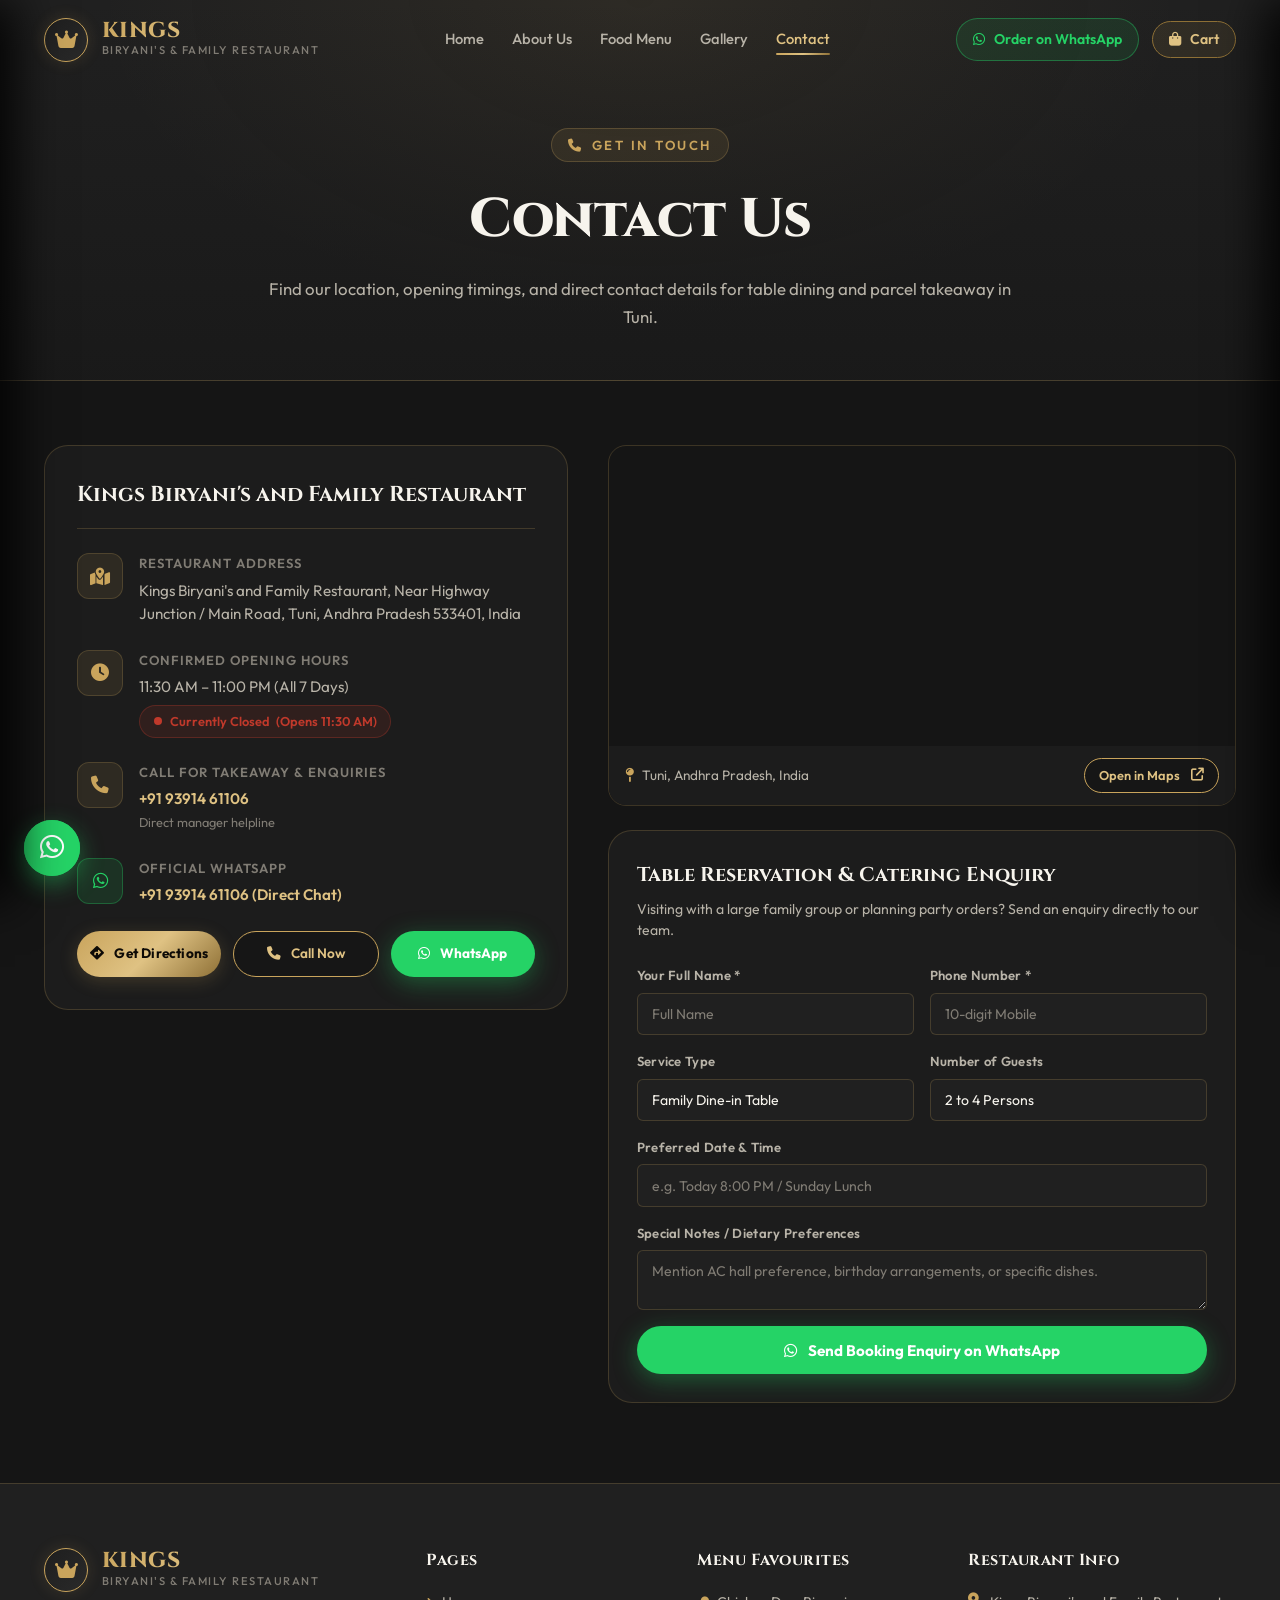
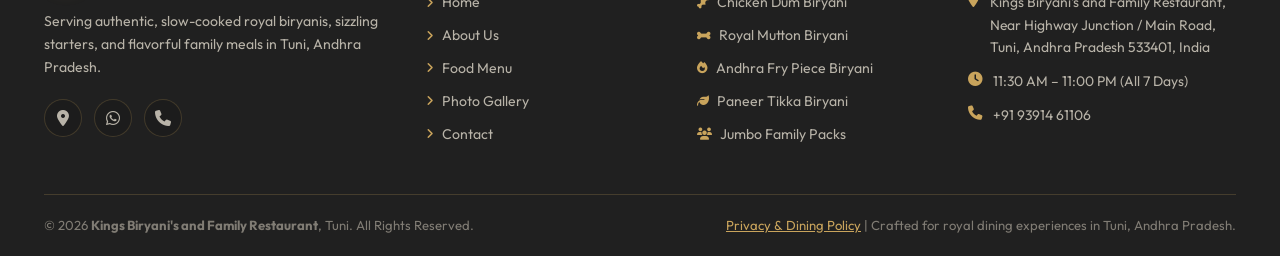
<file: contact.html>
<!DOCTYPE html>
<html lang="en">
<head>
  <meta charset="UTF-8">
  <meta name="viewport" content="width=device-width, initial-scale=1.0">
  <title>Contact | Kings Biryani's and Family Restaurant, Tuni</title>
  
  <meta name="description" content="Get in touch with Kings Biryani's and Family Restaurant in Tuni, Andhra Pradesh. Phone numbers, WhatsApp ordering, restaurant address, opening hours, and table bookings.">
  <meta name="keywords" content="Kings Biryani Contact, Kings Biryani Tuni Address, Contact Kings Biryani, Tuni Restaurant Phone Number">
  <meta name="theme-color" content="#0a0806">

  <!-- Open Graph / Meta -->
  <meta property="og:title" content="Contact | Kings Biryani's and Family Restaurant, Tuni">
  <meta property="og:description" content="Get in touch with Kings Biryani's and Family Restaurant in Tuni, Andhra Pradesh. Phone numbers, WhatsApp ordering, restaurant address, opening hours, and table bookings.">
  <meta property="og:type" content="website">
  <meta property="og:image" content="images/hero-biryani.webp">
  <meta property="og:url" content="https://kingsbiryani.in/contact.html">

  <link rel="icon" href="data:image/svg+xml,<svg xmlns='http://www.w3.org/2000/svg' viewBox='0 0 100 100'><text y='.9em' font-size='90'>👑</text></svg>">
  <link rel="preconnect" href="https://fonts.googleapis.com">
  <link rel="preconnect" href="https://fonts.gstatic.com" crossorigin>
  <link href="https://fonts.googleapis.com/css2?family=Cinzel:wght@600;700;800;900&family=Outfit:wght@300;400;500;600;700;800&family=Playfair+Display:ital,wght@0,600;0,700;1,600&display=swap" rel="stylesheet">
  <link rel="stylesheet" href="https://cdnjs.cloudflare.com/ajax/libs/font-awesome/6.5.1/css/all.min.css">
  <link rel="canonical" href="https://kingsbiryani.in/contact.html">
  <link rel="stylesheet" href="css/main.css">
  <link rel="stylesheet" href="css/components.css">
  <link rel="stylesheet" href="css/responsive.css">
</head>
<body>
  <a href="#main-content" class="skip-link">Skip to main content</a>

  <!-- Shared Header -->
  <header class="main-header" id="main-header">
    <div class="container header-container">
      <a href="index.html" class="brand-logo-wrap" aria-label="Kings Biryani Home">
        <div class="brand-crown-icon"><i class="fa-solid fa-crown"></i></div>
        <div class="brand-text-block">
          <span class="brand-name">KINGS</span>
          <span class="brand-sub">Biryani's &amp; Family Restaurant</span>
        </div>
      </a>

      <nav aria-label="Main Navigation">
        <ul class="nav-menu">
          <li><a href="index.html" class="nav-link">Home</a></li>
          <li><a href="about.html" class="nav-link">About Us</a></li>
          <li><a href="menu.html" class="nav-link">Food Menu</a></li>
          <li><a href="gallery.html" class="nav-link">Gallery</a></li>
          <li><a href="contact.html" class="nav-link active" aria-current="page">Contact</a></li>
        </ul>
      </nav>

      <div class="header-actions">
        <a href="https://wa.me/919391461106?text=Hello%20Kings%20Biryani!%20I%20would%20like%20to%20order%20food." target="_blank" rel="noopener noreferrer" class="header-whatsapp-btn" aria-label="Order on WhatsApp">
          <i class="fa-brands fa-whatsapp"></i>
          <span>Order on WhatsApp</span>
        </a>
        <button type="button" class="cart-header-btn" id="cart-header-btn" aria-label="Open shopping cart">
          <i class="fa-solid fa-bag-shopping"></i>
          <span>Cart</span>
          <span class="cart-count-badge" id="cart-count" style="display:none">0</span>
        </button>
        <button type="button" class="mobile-menu-btn" id="mobile-nav-toggle" aria-label="Toggle Mobile Navigation" aria-expanded="false" aria-controls="mobile-nav-drawer">
          <i class="fa-solid fa-bars"></i>
        </button>
      </div>
    </div>
  </header>

  <!-- Mobile Drawer -->
  <div class="mobile-nav-drawer" id="mobile-nav-drawer" aria-hidden="true">
    <div class="mobile-nav-header">
      <div class="brand-logo-wrap">
        <div class="brand-crown-icon" style="width: 36px; height: 36px; font-size: 1rem;"><i class="fa-solid fa-crown"></i></div>
        <div class="brand-text-block">
          <span class="brand-name" style="font-size: 1.15rem;">KINGS</span>
          <span class="brand-sub" style="font-size: 0.65rem;">Tuni, Andhra Pradesh</span>
        </div>
      </div>
      <button type="button" class="mobile-close-btn" id="mobile-nav-close" aria-label="Close Navigation"><i class="fa-solid fa-xmark"></i></button>
    </div>
    <ul class="mobile-nav-list">
      <li><a href="index.html" class="mobile-nav-link"><i class="fa-solid fa-house"></i> Home</a></li>
      <li><a href="about.html" class="mobile-nav-link"><i class="fa-solid fa-utensils"></i> About Us</a></li>
      <li><a href="menu.html" class="mobile-nav-link"><i class="fa-solid fa-book-open"></i> Food Menu</a></li>
      <li><a href="gallery.html" class="mobile-nav-link"><i class="fa-solid fa-images"></i> Photo Gallery</a></li>
      <li><a href="contact.html" class="mobile-nav-link"><i class="fa-solid fa-phone"></i> Contact</a></li>
    </ul>
    <div class="mobile-nav-actions">
      <a href="https://wa.me/919391461106?text=Hello%20Kings%20Biryani!%20I%20would%20like%20to%20order%20food." target="_blank" rel="noopener noreferrer" class="btn-primary" style="width: 100%; justify-content: center;">
        <i class="fa-brands fa-whatsapp"></i> Order on WhatsApp
      </a>
    </div>
  </div>

  <!-- Page Banner -->
  <section class="page-banner" id="main-content">
    <div class="container page-banner-content">
      <div class="section-eyebrow">
        <i class="fa-solid fa-phone"></i> Get In Touch
      </div>
      <h1 class="page-banner-title">Contact Us</h1>
      <p class="section-subtitle">
        Find our location, opening timings, and direct contact details for table dining and parcel takeaway in Tuni.
      </p>
    </div>
  </section>

  <!-- Contact Main Grid -->
  <section class="contact-section" style="padding-top: 4rem;">
    <div class="container">
      <div class="contact-grid">
        <!-- Contact Information Card -->
        <div class="contact-info-card">
          <h3 data-bind="name">Kings Biryani's and Family Restaurant</h3>

          <!-- Address -->
          <div class="contact-detail-row">
            <div class="contact-icon-bubble">
              <i class="fa-solid fa-map-location-dot"></i>
            </div>
            <div class="contact-text-meta">
              <h5>Restaurant Address</h5>
              <p data-bind="address">Kings Biryani's and Family Restaurant, Near Highway Junction / Main Road, Tuni, Andhra Pradesh 533401, India</p>
            </div>
          </div>

          <!-- Opening Hours -->
          <div class="contact-detail-row">
            <div class="contact-icon-bubble">
              <i class="fa-solid fa-clock"></i>
            </div>
            <div class="contact-text-meta">
              <h5>Confirmed Opening Hours</h5>
              <p data-bind="hours">11:30 AM – 11:00 PM (Monday – Sunday)</p>
              <div id="live-open-status" class="live-status-pill open">
                <span class="live-dot online"></span> Open Now (11:30 AM – 11:00 PM)
              </div>
            </div>
          </div>

          <!-- Phone Numbers -->
          <div class="contact-detail-row">
            <div class="contact-icon-bubble">
              <i class="fa-solid fa-phone"></i>
            </div>
            <div class="contact-text-meta">
              <h5>Call for Takeaway &amp; Enquiries</h5>
              <p>
                <a href="tel:+919391461106" data-bind-link="phone" data-bind="phone">+91 93914 61106</a><br>
                <span style="font-size: 0.8rem; color: var(--text-muted);">Direct manager helpline</span>
              </p>
            </div>
          </div>

          <!-- WhatsApp Chat -->
          <div class="contact-detail-row">
            <div class="contact-icon-bubble" style="color: #25d366; background: rgba(37, 211, 102, 0.12); border-color: rgba(37, 211, 102, 0.3);">
              <i class="fa-brands fa-whatsapp"></i>
            </div>
            <div class="contact-text-meta">
              <h5>Official WhatsApp</h5>
              <p>
                <a href="https://wa.me/919391461106" target="_blank" data-bind-link="whatsapp">+91 93914 61106 (Direct Chat)</a>
              </p>
            </div>
          </div>

          <!-- Direct Action Buttons Row -->
          <div class="contact-actions-row">
            <a href="https://maps.app.goo.gl/UXG6T495wVCukNiG6" target="_blank" rel="noopener noreferrer" class="btn-primary" style="flex: 1; justify-content: center;">
              <i class="fa-solid fa-diamond-turn-right"></i> Get Directions
            </a>
            <a href="tel:+919391461106" data-bind-link="phone" class="btn-outline-gold" style="flex: 1; justify-content: center;">
              <i class="fa-solid fa-phone"></i> Call Now
            </a>
            <a href="https://wa.me/919391461106" target="_blank" data-bind-link="whatsapp" class="btn-whatsapp" style="flex: 1; justify-content: center;">
              <i class="fa-brands fa-whatsapp"></i> WhatsApp
            </a>
          </div>
        </div>

        <!-- Google Maps Embed & Enquiry Card -->
        <div class="map-enquiry-wrap">
          <!-- Google Maps Embed -->
          <div class="map-container">
            <iframe 
              src="https://www.google.com/maps/embed?pb=!1m18!1m12!1m3!1d15197.644783307613!2d82.5401!3d17.3564!2m3!1f0!2f0!3f0!3m2!1i1024!2i768!4f13.1!3m3!1m2!1s0x3a39e0839e9f60f1%3A0x6bcfad027663f7d1!2sTuni%2C%20Andhra%20Pradesh!5e0!3m2!1sen!2sin!4v1710000000000" 
              class="map-iframe" 
              allowfullscreen="" 
              loading="lazy" 
              referrerpolicy="no-referrer-when-downgrade"
              title="Kings Biryani Google Maps Location">
            </iframe>
            <div class="map-footer-bar">
              <div class="map-location-tag">
                <i class="fa-solid fa-map-pin"></i>
                <span>Tuni, Andhra Pradesh, India</span>
              </div>
              <a href="https://maps.app.goo.gl/UXG6T495wVCukNiG6" target="_blank" rel="noopener noreferrer" class="btn-outline-gold" style="padding: 0.4rem 0.9rem; font-size: 0.8rem;">
                Open in Maps <i class="fa-solid fa-arrow-up-right-from-square"></i>
              </a>
            </div>
          </div>

          <!-- Table Reservation & Party Catering Form -->
          <div class="enquiry-card">
            <h4>Table Reservation &amp; Catering Enquiry</h4>
            <p>Visiting with a large family group or planning party orders? Send an enquiry directly to our team.</p>

            <form id="catering-enquiry-form">
              <div class="enquiry-form-grid">
                <div class="form-field">
                  <label for="enquiry-name">Your Full Name *</label>
                  <input type="text" id="enquiry-name" required placeholder="Full Name">
                </div>

                <div class="form-field">
                  <label for="enquiry-phone">Phone Number *</label>
                  <input type="tel" id="enquiry-phone" required placeholder="10-digit Mobile" pattern="[6-9][0-9]{9}" title="Enter a valid 10-digit Indian mobile number">
                </div>

                <div class="form-field">
                  <label for="enquiry-type">Service Type</label>
                  <select id="enquiry-type">
                    <option value="Family Dine-in Table">Family Dine-in Table</option>
                    <option value="Party Bulk Catering">Party Bulk Catering</option>
                    <option value="Takeaway Pre-order">Takeaway Pre-order</option>
                    <option value="General Enquiry">General Enquiry</option>
                  </select>
                </div>

                <div class="form-field">
                  <label for="enquiry-guests">Number of Guests</label>
                  <select id="enquiry-guests">
                    <option value="2-4 Persons">2 to 4 Persons</option>
                    <option value="5-8 Persons">5 to 8 Persons</option>
                    <option value="10-20 Persons">10 to 20 Persons (Party)</option>
                    <option value="25+ Persons">25+ Persons (Catering)</option>
                  </select>
                </div>

                <div class="form-field form-group-full">
                  <label for="enquiry-date">Preferred Date &amp; Time</label>
                  <input type="text" id="enquiry-date" placeholder="e.g. Today 8:00 PM / Sunday Lunch">
                </div>

                <div class="form-field form-group-full">
                  <label for="enquiry-message">Special Notes / Dietary Preferences</label>
                  <textarea id="enquiry-message" rows="2" placeholder="Mention AC hall preference, birthday arrangements, or specific dishes."></textarea>
                </div>

                <div class="form-group-full">
                  <button type="submit" class="btn-whatsapp" style="width: 100%; justify-content: center;">
                    <i class="fa-brands fa-whatsapp"></i> Send Booking Enquiry on WhatsApp
                  </button>
                </div>
              </div>
            </form>
          </div>
        </div>
      </div>
    </div>
  </section>

  <!-- Shared Footer -->
  <footer class="main-footer">
    <div class="container">
      <div class="footer-grid">
        <div class="footer-brand">
          <div class="brand-logo-wrap">
            <div class="brand-crown-icon"><i class="fa-solid fa-crown"></i></div>
            <div class="brand-text-block">
              <span class="brand-name">KINGS</span>
              <span class="brand-sub">Biryani's &amp; Family Restaurant</span>
            </div>
          </div>
          <p>Serving authentic, slow-cooked royal biryanis, sizzling starters, and flavorful family meals in Tuni, Andhra Pradesh.</p>
          <div class="footer-social-links">
            <a href="https://maps.app.goo.gl/UXG6T495wVCukNiG6" target="_blank" rel="noopener noreferrer" class="social-icon-btn" aria-label="Google Maps"><i class="fa-solid fa-location-dot"></i></a>
            <a href="https://wa.me/919391461106" target="_blank" rel="noopener noreferrer" class="social-icon-btn" aria-label="WhatsApp"><i class="fa-brands fa-whatsapp"></i></a>
            <a href="tel:+919391461106" class="social-icon-btn" aria-label="Phone"><i class="fa-solid fa-phone"></i></a>
          </div>
        </div>

        <div class="footer-col">
          <h4>Pages</h4>
          <ul class="footer-links-list">
            <li><a href="index.html"><i class="fa-solid fa-angle-right"></i> Home</a></li>
            <li><a href="about.html"><i class="fa-solid fa-angle-right"></i> About Us</a></li>
            <li><a href="menu.html"><i class="fa-solid fa-angle-right"></i> Food Menu</a></li>
            <li><a href="gallery.html"><i class="fa-solid fa-angle-right"></i> Photo Gallery</a></li>
            <li><a href="contact.html"><i class="fa-solid fa-angle-right"></i> Contact</a></li>
          </ul>
        </div>

        <div class="footer-col">
          <h4>Menu Favourites</h4>
          <ul class="footer-links-list">
            <li><a href="menu.html"><i class="fa-solid fa-drumstick-bite"></i> Chicken Dum Biryani</a></li>
            <li><a href="menu.html"><i class="fa-solid fa-bone"></i> Royal Mutton Biryani</a></li>
            <li><a href="menu.html"><i class="fa-solid fa-fire"></i> Andhra Fry Piece Biryani</a></li>
            <li><a href="menu.html"><i class="fa-solid fa-leaf"></i> Paneer Tikka Biryani</a></li>
            <li><a href="menu.html"><i class="fa-solid fa-users"></i> Jumbo Family Packs</a></li>
          </ul>
        </div>

        <div class="footer-col">
          <h4>Restaurant Info</h4>
          <div class="footer-contact-item">
            <i class="fa-solid fa-location-dot"></i>
            <span data-bind="address">Tuni, Andhra Pradesh 533401, India</span>
          </div>
          <div class="footer-contact-item">
            <i class="fa-solid fa-clock"></i>
            <span data-bind="hours">11:30 AM – 11:00 PM (Everyday)</span>
          </div>
          <div class="footer-contact-item">
            <i class="fa-solid fa-phone"></i>
            <span data-bind="phone">+91 93914 61106</span>
          </div>
        </div>
      </div>

      <div class="footer-bottom-bar">
        <div>&copy; 2026 <strong>Kings Biryani's and Family Restaurant</strong>, Tuni. All Rights Reserved.</div>
        <div><button type="button" class="footer-text-btn" data-modal-open="privacy-modal">Privacy &amp; Dining Policy</button> | Crafted for royal dining experiences in Tuni, Andhra Pradesh.</div>
      </div>
    </div>
  </footer>

  <!-- Floating WhatsApp Action -->
  <a href="https://wa.me/919391461106" target="_blank" rel="noopener noreferrer" class="floating-whatsapp-btn" data-bind-link="whatsapp" aria-label="Chat on WhatsApp">
    <div class="whatsapp-pulse"></div>
    <i class="fa-brands fa-whatsapp"></i>
  </a>

  <!-- ========================================================================
       MODALS
       ======================================================================== -->
  <!-- Privacy & Data Handling Modal -->
  <div class="modal-overlay" id="privacy-modal" aria-hidden="true" role="dialog" aria-label="Privacy Information">
    <div class="modal-card" style="max-width: 600px;">
      <button type="button" class="modal-close-icon" data-modal-close="privacy-modal" aria-label="Close Privacy Modal">
        <i class="fa-solid fa-xmark"></i>
      </button>
      <div style="margin-bottom: 1.25rem;">
        <i class="fa-solid fa-shield-halved" style="color: var(--gold-primary); font-size: 2rem;"></i>
        <h3 style="font-family: var(--font-royal); color: #fff; margin-top: 0.5rem;">Privacy &amp; Data Handling</h3>
      </div>
      <div style="font-size: 0.9rem; color: var(--text-secondary); line-height: 1.6; text-align: left;">
        <p style="margin-bottom: 0.75rem;">
          At <strong>Kings Biryani's and Family Restaurant</strong>, we respect your privacy.
        </p>
        <p style="margin-bottom: 0.75rem;">
          &bull; <strong>No Online Payments Stored:</strong> We do not collect, process, or store credit/debit card numbers or sensitive payment credentials on this website.
        </p>
        <p style="margin-bottom: 0.75rem;">
          &bull; <strong>Local Browser Storage:</strong> Customer reviews or dining preferences are stored strictly in your local device browser (<code>localStorage</code>).
        </p>
        <p style="margin-bottom: 0.75rem;">
          &bull; <strong>WhatsApp Ordering:</strong> Directly chat with our restaurant staff in Tuni with complete transparency.
        </p>
        <p>
          &bull; <strong>Questions?</strong> Call our manager helpline at <a href="tel:+919391461106" style="color: var(--gold-primary);">+91 93914 61106</a>.
        </p>
      </div>
      <button type="button" class="btn-primary" data-modal-close="privacy-modal" style="margin-top: 1.5rem; width: 100%; justify-content: center;">
        <i class="fa-solid fa-check"></i> Understood
      </button>
    </div>
  </div>

  <!-- Scripts -->
  <script src="js/config.js"></script>
  <script src="js/menu-data.js"></script>
  <script src="js/cart.js"></script>
  <script src="js/app.js"></script>
</body>
</html>
</file>
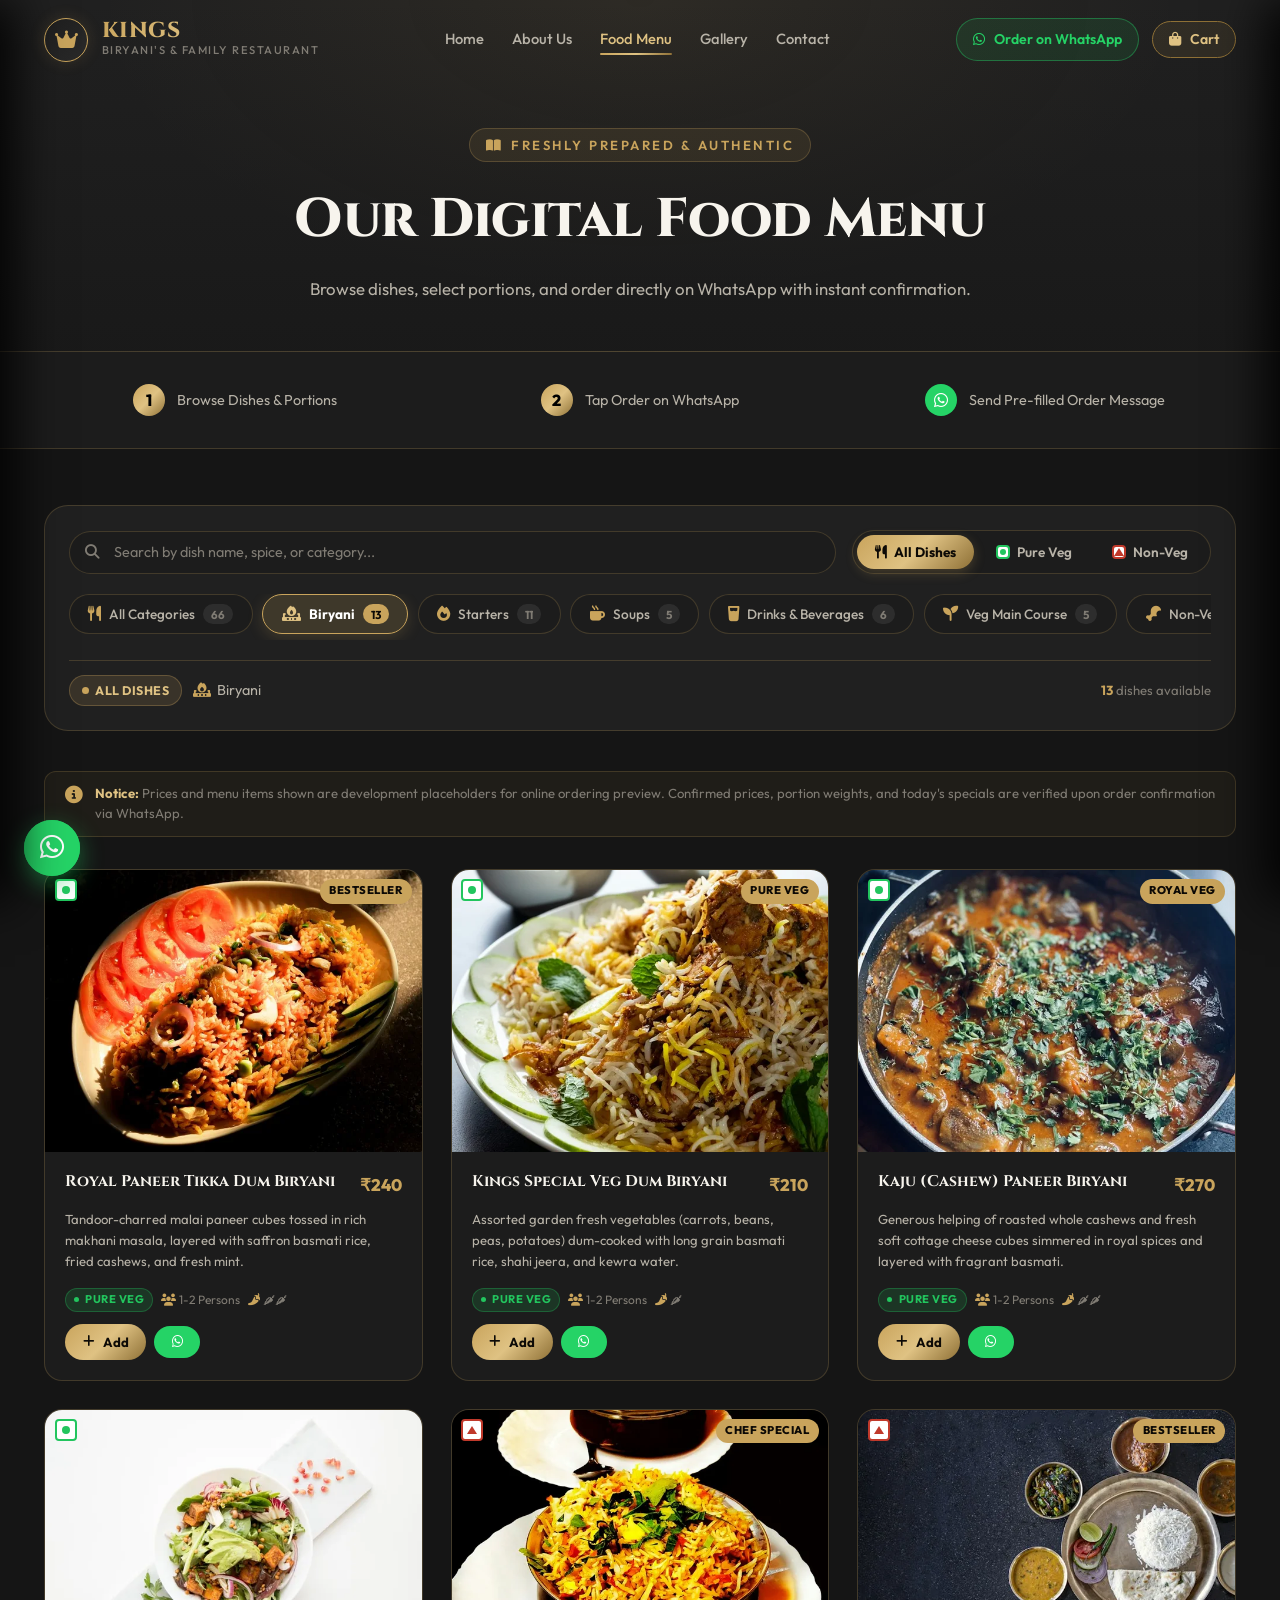
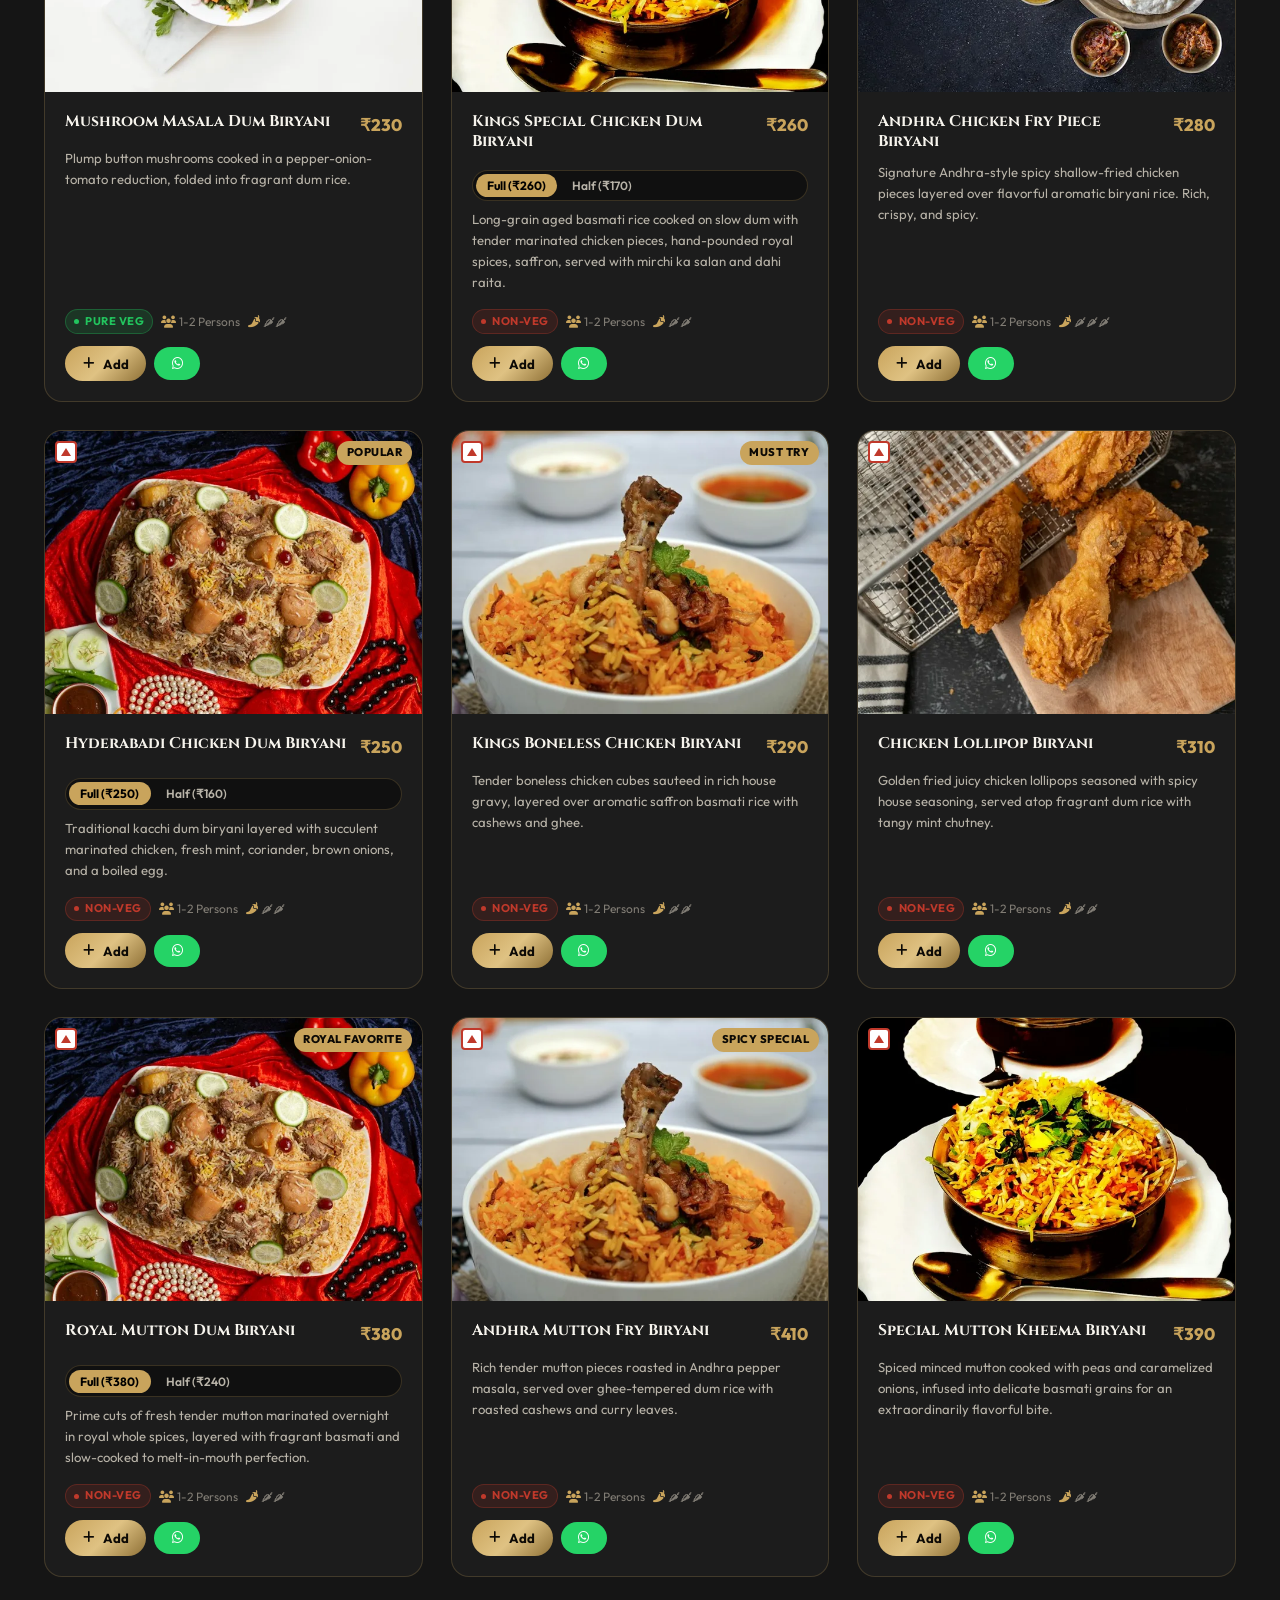
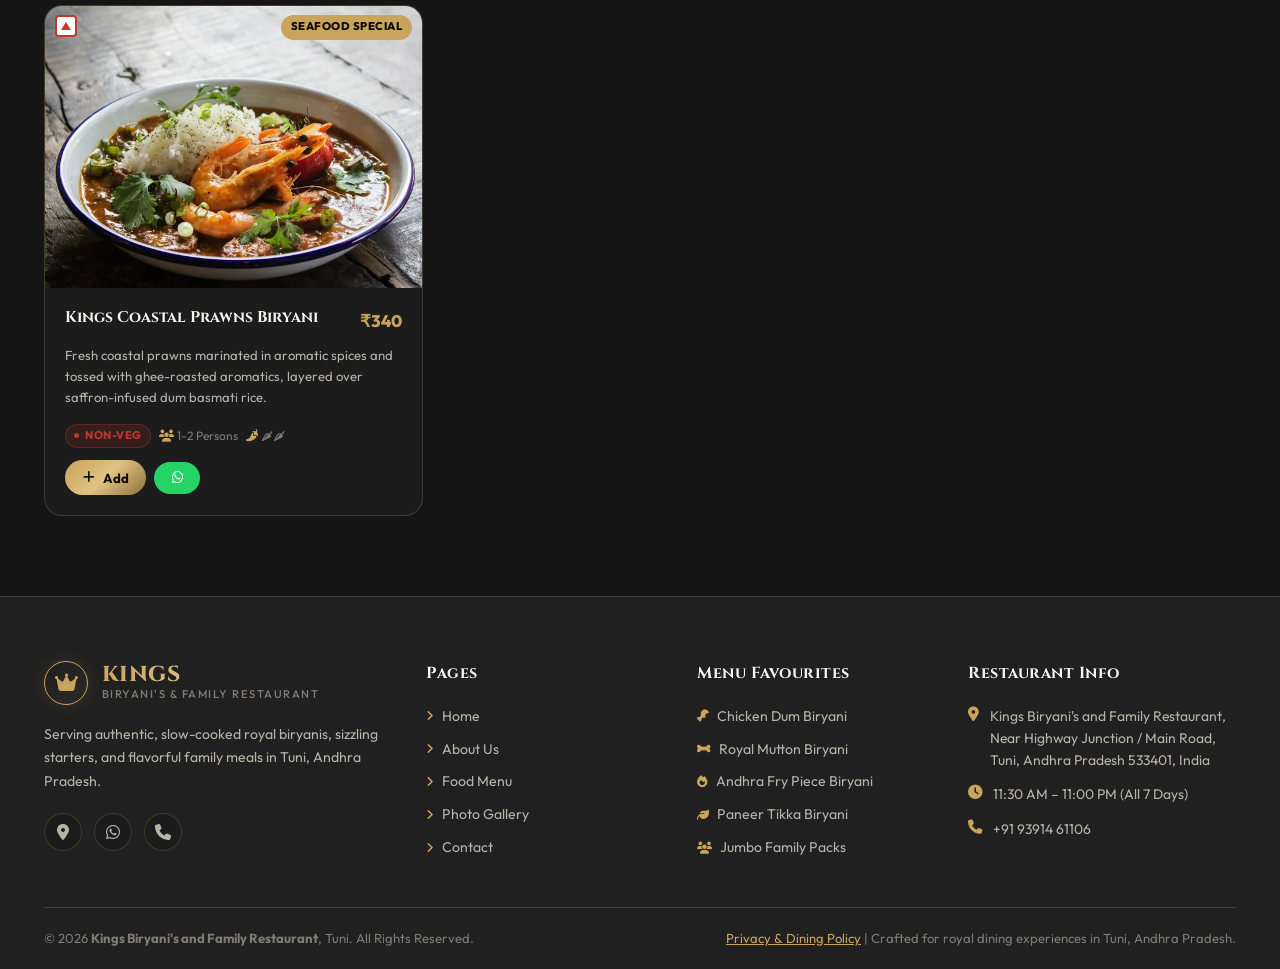
<file: menu.html>
<!DOCTYPE html>
<html lang="en">
<head>
  <meta charset="UTF-8">
  <meta name="viewport" content="width=device-width, initial-scale=1.0">
  <title>Food Menu &amp; Online Ordering | Kings Biryani's and Family Restaurant, Tuni</title>
  
  <meta name="description" content="Explore our authentic digital food menu with prices in INR. Chicken Dum Biryani, Mutton Biryani, Starters, Veg Biryani, Family Packs, and Beverages. Order easily on WhatsApp.">
  <meta name="keywords" content="Kings Biryani Menu, Biryani Prices Tuni, Food Menu Tuni, Chicken Biryani Price, Order Biryani Online Tuni">
  <meta name="theme-color" content="#0a0806">

  <!-- Open Graph / Meta -->
  <meta property="og:title" content="Food Menu &amp; Online Ordering | Kings Biryani's and Family Restaurant, Tuni">
  <meta property="og:description" content="Explore our authentic digital food menu with prices in INR. Chicken Dum Biryani, Mutton Biryani, Starters, Veg Biryani, Family Packs, and Beverages. Order easily on WhatsApp.">
  <meta property="og:type" content="website">
  <meta property="og:image" content="images/hero-biryani.webp">
  <meta property="og:url" content="https://kingsbiryani.in/menu.html">

  <link rel="icon" href="data:image/svg+xml,<svg xmlns='http://www.w3.org/2000/svg' viewBox='0 0 100 100'><text y='.9em' font-size='90'>👑</text></svg>">
  <link rel="preconnect" href="https://fonts.googleapis.com">
  <link rel="preconnect" href="https://fonts.gstatic.com" crossorigin>
  <link href="https://fonts.googleapis.com/css2?family=Cinzel:wght@600;700;800;900&family=Outfit:wght@300;400;500;600;700;800&family=Playfair+Display:ital,wght@0,600;0,700;1,600&display=swap" rel="stylesheet">
  <link rel="stylesheet" href="https://cdnjs.cloudflare.com/ajax/libs/font-awesome/6.5.1/css/all.min.css">
  <link rel="canonical" href="https://kingsbiryani.in/menu.html">
  <link rel="stylesheet" href="css/main.css">
  <link rel="stylesheet" href="css/components.css">
  <link rel="stylesheet" href="css/responsive.css">
</head>
<body>
  <a href="#main-content" class="skip-link">Skip to main content</a>

  <!-- Shared Header -->
  <header class="main-header" id="main-header">
    <div class="container header-container">
      <a href="index.html" class="brand-logo-wrap" aria-label="Kings Biryani Home">
        <div class="brand-crown-icon"><i class="fa-solid fa-crown"></i></div>
        <div class="brand-text-block">
          <span class="brand-name">KINGS</span>
          <span class="brand-sub">Biryani's &amp; Family Restaurant</span>
        </div>
      </a>

      <nav aria-label="Main Navigation">
        <ul class="nav-menu">
          <li><a href="index.html" class="nav-link">Home</a></li>
          <li><a href="about.html" class="nav-link">About Us</a></li>
          <li><a href="menu.html" class="nav-link active" aria-current="page">Food Menu</a></li>
          <li><a href="gallery.html" class="nav-link">Gallery</a></li>
          <li><a href="contact.html" class="nav-link">Contact</a></li>
        </ul>
      </nav>

      <div class="header-actions">
        <a href="https://wa.me/919391461106?text=Hello%20Kings%20Biryani!%20I%20would%20like%20to%20order%20food." target="_blank" rel="noopener noreferrer" class="header-whatsapp-btn" aria-label="Order on WhatsApp">
          <i class="fa-brands fa-whatsapp"></i>
          <span>Order on WhatsApp</span>
        </a>
        <button type="button" class="cart-header-btn" id="cart-header-btn" aria-label="Open shopping cart">
          <i class="fa-solid fa-bag-shopping"></i>
          <span>Cart</span>
          <span class="cart-count-badge" id="cart-count" style="display:none">0</span>
        </button>
        <button type="button" class="mobile-menu-btn" id="mobile-nav-toggle" aria-label="Toggle Mobile Navigation" aria-expanded="false" aria-controls="mobile-nav-drawer">
          <i class="fa-solid fa-bars"></i>
        </button>
      </div>
    </div>
  </header>

  <!-- Mobile Drawer -->
  <div class="mobile-nav-drawer" id="mobile-nav-drawer" aria-hidden="true">
    <div class="mobile-nav-header">
      <div class="brand-logo-wrap">
        <div class="brand-crown-icon" style="width: 36px; height: 36px; font-size: 1rem;"><i class="fa-solid fa-crown"></i></div>
        <div class="brand-text-block">
          <span class="brand-name" style="font-size: 1.15rem;">KINGS</span>
          <span class="brand-sub" style="font-size: 0.65rem;">Tuni, Andhra Pradesh</span>
        </div>
      </div>
      <button type="button" class="mobile-close-btn" id="mobile-nav-close" aria-label="Close Navigation"><i class="fa-solid fa-xmark"></i></button>
    </div>
    <ul class="mobile-nav-list">
      <li><a href="index.html" class="mobile-nav-link"><i class="fa-solid fa-house"></i> Home</a></li>
      <li><a href="about.html" class="mobile-nav-link"><i class="fa-solid fa-utensils"></i> About Us</a></li>
      <li><a href="menu.html" class="mobile-nav-link"><i class="fa-solid fa-book-open"></i> Food Menu</a></li>
      <li><a href="gallery.html" class="mobile-nav-link"><i class="fa-solid fa-images"></i> Photo Gallery</a></li>
      <li><a href="contact.html" class="mobile-nav-link"><i class="fa-solid fa-phone"></i> Contact</a></li>
    </ul>
    <div class="mobile-nav-actions">
      <a href="https://wa.me/919391461106?text=Hello%20Kings%20Biryani!%20I%20would%20like%20to%20order%20food." target="_blank" rel="noopener noreferrer" class="btn-primary" style="width: 100%; justify-content: center;">
        <i class="fa-brands fa-whatsapp"></i> Order on WhatsApp
      </a>
    </div>
  </div>

  <!-- Page Banner -->
  <section class="page-banner" id="main-content">
    <div class="container page-banner-content">
      <div class="section-eyebrow">
        <i class="fa-solid fa-book-open"></i> Freshly Prepared &amp; Authentic
      </div>
      <h1 class="page-banner-title">Our Digital Food Menu</h1>
      <p class="section-subtitle">
        Browse dishes, select portions, and order directly on WhatsApp with instant confirmation.
      </p>
    </div>
  </section>

  <!-- How to Order Step Bar -->
  <section style="padding: 2rem 0; background: var(--bg-card); border-bottom: 1px solid var(--brown-border);">
    <div class="container">
      <div style="display: grid; grid-template-columns: repeat(auto-fit, minmax(220px, 1fr)); gap: 1.5rem; text-align: center;">
        <div style="display: flex; align-items: center; justify-content: center; gap: 0.75rem;">
          <div style="width: 32px; height: 32px; border-radius: 50%; background: var(--gold-gradient); color: #000; font-weight: 800; display: flex; align-items: center; justify-content: center;">1</div>
          <span style="color: var(--text-secondary); font-size: 0.9rem;">Browse Dishes &amp; Portions</span>
        </div>
        <div style="display: flex; align-items: center; justify-content: center; gap: 0.75rem;">
          <div style="width: 32px; height: 32px; border-radius: 50%; background: var(--gold-gradient); color: #000; font-weight: 800; display: flex; align-items: center; justify-content: center;">2</div>
          <span style="color: var(--text-secondary); font-size: 0.9rem;">Tap Order on WhatsApp</span>
        </div>
        <div style="display: flex; align-items: center; justify-content: center; gap: 0.75rem;">
          <div style="width: 32px; height: 32px; border-radius: 50%; background: #25d366; color: #fff; font-weight: 800; display: flex; align-items: center; justify-content: center;"><i class="fa-brands fa-whatsapp"></i></div>
          <span style="color: var(--text-secondary); font-size: 0.9rem;">Send Pre-filled Order Message</span>
        </div>
      </div>
    </div>
  </section>

  <!-- Main Menu Interactive Section -->
  <section class="menu-section" style="padding-top: 3.5rem;">
    <div class="container">
      <!-- Search & Filters -->
      <div class="menu-controls-wrapper">
        <div class="menu-search-filter-row">
          <div class="menu-search-box">
            <i class="fa-solid fa-magnifying-glass search-icon"></i>
            <input type="text" id="menu-search-input" class="menu-search-input" placeholder="Search by dish name, spice, or category..." aria-label="Search Menu">
            <button type="button" id="menu-search-clear" class="menu-search-clear" aria-label="Clear Search"><i class="fa-solid fa-xmark"></i></button>
          </div>

          <!-- Dietary Filter Buttons (All, Veg, Non-Veg) -->
          <div class="dietary-filter-toggle" role="radiogroup" aria-label="Dietary Filter">
            <button type="button" class="diet-filter-btn active" data-diet="all" role="radio" aria-checked="true">
              <i class="fa-solid fa-utensils"></i>
              <span>All Dishes</span>
            </button>
            <button type="button" class="diet-filter-btn" data-diet="veg" role="radio" aria-checked="false">
              <span class="diet-indicator veg" style="width: 14px; height: 14px;"><span class="dot" style="width: 6px; height: 6px;"></span></span>
              <span>Pure Veg</span>
            </button>
            <button type="button" class="diet-filter-btn" data-diet="non-veg" role="radio" aria-checked="false">
              <span class="diet-indicator non-veg" style="width: 14px; height: 14px;"><span class="dot" style="width: 6px; height: 6px;"></span></span>
              <span>Non-Veg</span>
            </button>
          </div>
        </div>

        <!-- Category Navigation Tabs (Rendered dynamically via js/app.js) -->
        <div class="category-tabs-wrapper">
          <div class="category-tabs-row" id="menu-category-tabs" role="tablist" aria-label="Menu Categories">
            <!-- Rendered dynamically via js/app.js -->
          </div>
        </div>

        <!-- Active Category Info Bar -->
        <div class="active-category-info-bar" id="active-category-info-bar">
          <div class="active-category-badge" id="active-category-badge">
            <!-- Updated dynamically via js/app.js -->
          </div>
          <div class="menu-item-count" id="menu-item-count">
            <!-- Updated dynamically via js/app.js -->
          </div>
        </div>
      </div>

      <!-- Development Pricing Disclaimer Banner -->
      <div class="menu-pricing-disclaimer" role="note">
        <i class="fa-solid fa-circle-info"></i>
        <span><strong>Notice:</strong> Prices and menu items shown are development placeholders for online ordering preview. Confirmed prices, portion weights, and today's specials are verified upon order confirmation via WhatsApp.</span>
      </div>

      <!-- Dishes Grid -->
      <div class="menu-grid" id="menu-items-grid">
        <!-- Rendered dynamically via js/app.js -->
      </div>

      <!-- Empty State -->
      <div id="menu-empty-notice" class="empty-notice hidden">
        <i class="fa-solid fa-utensils"></i>
        <h3>No dishes match your filter</h3>
        <p>Try searching for a different keyword or selecting "All Dishes".</p>
        <button type="button" class="btn-primary" id="btn-reset-filters" style="margin-top: 1rem;">
          <i class="fa-solid fa-rotate-left"></i> Reset All Filters
        </button>
      </div>
    </div>
  </section>

  <!-- Shared Footer -->
  <footer class="main-footer">
    <div class="container">
      <div class="footer-grid">
        <div class="footer-brand">
          <div class="brand-logo-wrap">
            <div class="brand-crown-icon"><i class="fa-solid fa-crown"></i></div>
            <div class="brand-text-block">
              <span class="brand-name">KINGS</span>
              <span class="brand-sub">Biryani's &amp; Family Restaurant</span>
            </div>
          </div>
          <p>Serving authentic, slow-cooked royal biryanis, sizzling starters, and flavorful family meals in Tuni, Andhra Pradesh.</p>
          <div class="footer-social-links">
            <a href="https://maps.app.goo.gl/UXG6T495wVCukNiG6" target="_blank" rel="noopener noreferrer" class="social-icon-btn" aria-label="Google Maps"><i class="fa-solid fa-location-dot"></i></a>
            <a href="https://wa.me/919391461106" target="_blank" rel="noopener noreferrer" class="social-icon-btn" aria-label="WhatsApp"><i class="fa-brands fa-whatsapp"></i></a>
            <a href="tel:+919391461106" class="social-icon-btn" aria-label="Phone"><i class="fa-solid fa-phone"></i></a>
          </div>
        </div>

        <div class="footer-col">
          <h4>Pages</h4>
          <ul class="footer-links-list">
            <li><a href="index.html"><i class="fa-solid fa-angle-right"></i> Home</a></li>
            <li><a href="about.html"><i class="fa-solid fa-angle-right"></i> About Us</a></li>
            <li><a href="menu.html"><i class="fa-solid fa-angle-right"></i> Food Menu</a></li>
            <li><a href="gallery.html"><i class="fa-solid fa-angle-right"></i> Photo Gallery</a></li>
            <li><a href="contact.html"><i class="fa-solid fa-angle-right"></i> Contact</a></li>
          </ul>
        </div>

        <div class="footer-col">
          <h4>Menu Favourites</h4>
          <ul class="footer-links-list">
            <li><a href="menu.html"><i class="fa-solid fa-drumstick-bite"></i> Chicken Dum Biryani</a></li>
            <li><a href="menu.html"><i class="fa-solid fa-bone"></i> Royal Mutton Biryani</a></li>
            <li><a href="menu.html"><i class="fa-solid fa-fire"></i> Andhra Fry Piece Biryani</a></li>
            <li><a href="menu.html"><i class="fa-solid fa-leaf"></i> Paneer Tikka Biryani</a></li>
            <li><a href="menu.html"><i class="fa-solid fa-users"></i> Jumbo Family Packs</a></li>
          </ul>
        </div>

        <div class="footer-col">
          <h4>Restaurant Info</h4>
          <div class="footer-contact-item">
            <i class="fa-solid fa-location-dot"></i>
            <span data-bind="address">Tuni, Andhra Pradesh 533401, India</span>
          </div>
          <div class="footer-contact-item">
            <i class="fa-solid fa-clock"></i>
            <span data-bind="hours">11:30 AM – 11:00 PM (Everyday)</span>
          </div>
          <div class="footer-contact-item">
            <i class="fa-solid fa-phone"></i>
            <span data-bind="phone">+91 93914 61106</span>
          </div>
        </div>
      </div>

      <div class="footer-bottom-bar">
        <div>&copy; 2026 <strong>Kings Biryani's and Family Restaurant</strong>, Tuni. All Rights Reserved.</div>
        <div><button type="button" class="footer-text-btn" data-modal-open="privacy-modal">Privacy &amp; Dining Policy</button> | Crafted for royal dining experiences in Tuni, Andhra Pradesh.</div>
      </div>
    </div>
  </footer>

  <!-- Floating WhatsApp Action -->
  <a href="https://wa.me/919391461106" target="_blank" rel="noopener noreferrer" class="floating-whatsapp-btn" data-bind-link="whatsapp" aria-label="Chat on WhatsApp">
    <div class="whatsapp-pulse"></div>
    <i class="fa-brands fa-whatsapp"></i>
  </a>

  <!-- Privacy & Data Handling Modal -->
  <div class="modal-overlay" id="privacy-modal" aria-hidden="true" role="dialog" aria-label="Privacy Information">
    <div class="modal-card" style="max-width: 600px;">
      <button type="button" class="modal-close-icon" data-modal-close="privacy-modal" aria-label="Close Privacy Modal">
        <i class="fa-solid fa-xmark"></i>
      </button>
      <div style="margin-bottom: 1.25rem;">
        <i class="fa-solid fa-shield-halved" style="color: var(--gold-primary); font-size: 2rem;"></i>
        <h3 style="font-family: var(--font-royal); color: #fff; margin-top: 0.5rem;">Privacy &amp; Data Handling</h3>
      </div>
      <div style="font-size: 0.9rem; color: var(--text-secondary); line-height: 1.6; text-align: left;">
        <p style="margin-bottom: 0.75rem;">
          At <strong>Kings Biryani's and Family Restaurant</strong>, we respect your privacy.
        </p>
        <p style="margin-bottom: 0.75rem;">
          &bull; <strong>No Online Payments Stored:</strong> We do not collect, process, or store credit/debit card numbers or sensitive payment credentials on this website.
        </p>
        <p style="margin-bottom: 0.75rem;">
          &bull; <strong>Local Browser Storage:</strong> Customer reviews or dining preferences are stored strictly in your local device browser (<code>localStorage</code>).
        </p>
        <p style="margin-bottom: 0.75rem;">
          &bull; <strong>WhatsApp Ordering:</strong> Directly order any dish with portion preference to our restaurant staff in Tuni with complete transparency.
        </p>
        <p>
          &bull; <strong>Questions?</strong> Call our manager helpline at <a href="tel:+919391461106" style="color: var(--gold-primary);">+91 93914 61106</a>.
        </p>
      </div>
      <button type="button" class="btn-primary" data-modal-close="privacy-modal" style="margin-top: 1.5rem; width: 100%; justify-content: center;">
        <i class="fa-solid fa-check"></i> Understood
      </button>
    </div>
  </div>

  <!-- Scripts -->
  <script src="js/config.js"></script>
  <script src="js/menu-data.js"></script>
  <script src="js/cart.js"></script>
  <script src="js/app.js"></script>
</body>
</html>
</file>
<file: css/main.css>
/* ==========================================================================
   Kings Biryani's and Family Restaurant - Main Stylesheet
   Theme: Charcoal Black, Royal Gold, Warm White
   Updated: Premium design system with verified color palette
   ========================================================================== */

:root {
  /* === COLOR PALETTE (Luxury Indian Restaurant Spec) === */
  --bg-primary: #151515;
  --bg-secondary: #202020;
  --bg-card: #1c1c1c;
  --bg-card-hover: #242424;
  --bg-surface: #282828;
  --bg-glass: rgba(21, 21, 21, 0.92);

  /* Gold Accents — Selective Royal Gold */
  --gold-primary: #C9A45C;
  --gold-light: #DFC283;
  --gold-dark: #8E7036;
  --gold-gradient: linear-gradient(135deg, #C9A45C 0%, #DFC283 50%, #8E7036 100%);
  --gold-glow: rgba(201, 164, 92, 0.16);

  /* Warm Ivory Text Colors */
  --text-primary: #F7F4ED;
  --text-secondary: #B8B3A8;
  --text-muted: #807C74;
  --text-gold: #C9A45C;

  /* Subtle Borders (Dark Grey Foundation, Gold for Accents) */
  --border-subtle: rgba(255, 255, 255, 0.08);
  --border-subtle-hover: rgba(255, 255, 255, 0.16);
  --brown-border: rgba(201, 164, 92, 0.22);
  --brown-border-hover: rgba(201, 164, 92, 0.5);

  /* Status Colors */
  --success-color: #22c55e;
  --error-color: #c0392b;
  --veg-color: #22c55e;
  --nonveg-color: #c0392b;
  --badge-bg: rgba(201, 164, 92, 0.12);

  /* WhatsApp Brand Green */
  --whatsapp: #25d366;
  --whatsapp-dark: #1daa54;

  /* Typography */
  --font-royal: 'Cinzel', 'Playfair Display', Georgia, serif;
  --font-body: 'Outfit', -apple-system, BlinkMacSystemFont, 'Segoe UI', Roboto, sans-serif;

  /* Layout & Sizing */
  --container-max: 1240px;
  --radius-sm: 6px;
  --radius-md: 12px;
  --radius-lg: 18px;
  --radius-xl: 24px;
  --radius-full: 9999px;
  --transition: all 0.25s cubic-bezier(0.16, 1, 0.3, 1);
  --header-height: 80px;

  /* Restrained Shadows (Deep dark with subtle depth, no heavy glow) */
  --shadow-sm: 0 2px 8px rgba(0, 0, 0, 0.4);
  --shadow-md: 0 8px 24px rgba(0, 0, 0, 0.5);
  --shadow-lg: 0 20px 48px rgba(0, 0, 0, 0.7);
  --shadow-gold: 0 4px 18px rgba(201, 164, 92, 0.22);
}

/* Base Reset & Box Sizing */
*, *::before, *::after {
  box-sizing: border-box;
  margin: 0;
  padding: 0;
}

html {
  scroll-behavior: smooth;
  font-size: 16px;
  -webkit-font-smoothing: antialiased;
  -moz-osx-font-smoothing: grayscale;
}

body {
  font-family: var(--font-body);
  background-color: var(--bg-primary);
  color: var(--text-primary);
  line-height: 1.6;
  overflow-x: hidden;
  position: relative;
  min-height: 100vh;
}

/* Subtle, sophisticated background texture */
body::before {
  content: '';
  position: fixed;
  inset: 0;
  background-image:
    radial-gradient(circle at 15% 15%, rgba(201, 164, 92, 0.035) 0%, transparent 45%),
    radial-gradient(circle at 85% 75%, rgba(201, 164, 92, 0.025) 0%, transparent 45%);
  pointer-events: none;
  z-index: -1;
}

img {
  max-width: 100%;
  height: auto;
  display: block;
}

a {
  color: inherit;
  text-decoration: none;
  transition: var(--transition);
}

button, input, textarea, select {
  font-family: inherit;
  font-size: inherit;
}

/* Keyboard Focus Accessibility */
:focus-visible {
  outline: 2px solid var(--gold-primary);
  outline-offset: 3px;
}

/* Skip to Content Navigation */
.skip-link {
  position: absolute;
  top: -120px;
  left: 1.5rem;
  background: var(--gold-primary);
  color: #0d0a06;
  padding: 0.75rem 1.5rem;
  font-weight: 700;
  font-size: 0.9rem;
  z-index: 9999;
  border-radius: var(--radius-md);
  box-shadow: var(--shadow-md);
  transition: top 0.2s ease;
}

.skip-link:focus {
  top: 1rem;
}

ul { list-style: none; }

/* Clean, standard Container */
.container {
  width: 100%;
  max-width: var(--container-max);
  margin: 0 auto;
  padding: 0 1.5rem;
}

/* ==========================================================================
   PAGE BANNER (Dedicated Pages)
   ========================================================================== */
.page-banner {
  padding: calc(var(--header-height) + 3rem) 0 3rem 0;
  background:
    radial-gradient(ellipse at 50% 0%, rgba(201, 164, 92, 0.08) 0%, transparent 60%),
    var(--bg-secondary);
  border-bottom: 1px solid var(--brown-border);
  text-align: center;
  position: relative;
  overflow: hidden;
}

.page-banner::before {
  content: '';
  position: absolute;
  inset: 0;
  background: linear-gradient(180deg, transparent 0%, rgba(21, 21, 21, 0.6) 100%);
  pointer-events: none;
}

.page-banner-content {
  max-width: 800px;
  margin: 0 auto;
  position: relative;
  z-index: 1;
}

.page-banner-title {
  font-family: var(--font-royal);
  font-size: clamp(2.2rem, 4.5vw, 3.4rem);
  font-weight: 800;
  color: var(--text-primary);
  margin-bottom: 0.75rem;
  letter-spacing: -0.5px;
}

.page-banner .section-subtitle {
  margin-bottom: 0;
}

/* ==========================================================================
   SECTION COMMON
   ========================================================================== */
section {
  padding: 6rem 0;
  position: relative;
}

.section-header {
  text-align: center;
  max-width: 760px;
  margin: 0 auto 3.5rem auto;
}

.section-eyebrow {
  display: inline-flex;
  align-items: center;
  gap: 0.5rem;
  font-size: 0.82rem;
  font-weight: 600;
  text-transform: uppercase;
  letter-spacing: 2.5px;
  color: var(--gold-primary);
  margin-bottom: 0.85rem;
  background: rgba(201, 164, 92, 0.1);
  padding: 0.35rem 1rem;
  border-radius: var(--radius-full);
  border: 1px solid rgba(201, 164, 92, 0.25);
}

.section-title {
  font-family: var(--font-royal);
  font-size: clamp(2rem, 4vw, 2.75rem);
  font-weight: 700;
  color: var(--text-primary);
  letter-spacing: -0.5px;
  line-height: 1.25;
  margin-bottom: 1rem;
}

.gold-gradient-text {
  background: var(--gold-gradient);
  -webkit-background-clip: text;
  -webkit-text-fill-color: transparent;
  background-clip: text;
}

.section-subtitle {
  color: var(--text-secondary);
  font-size: 1.05rem;
  line-height: 1.7;
}

.gold-divider {
  width: 80px;
  height: 3px;
  background: var(--gold-gradient);
  margin: 1.25rem auto 0;
  border-radius: var(--radius-full);
  position: relative;
}

.gold-divider::before,
.gold-divider::after {
  content: '♦';
  position: absolute;
  top: 50%;
  transform: translateY(-50%);
  color: var(--gold-primary);
  font-size: 0.7rem;
}

.gold-divider::before { left: -14px; }
.gold-divider::after { right: -14px; }

/* ==========================================================================
   HEADER & NAVBAR
   ========================================================================== */
.main-header {
  position: fixed;
  top: 0;
  left: 0;
  width: 100%;
  height: var(--header-height);
  z-index: 1000;
  transition: var(--transition);
  border-bottom: 1px solid transparent;
}

.main-header.scrolled {
  background: var(--bg-glass);
  backdrop-filter: blur(20px);
  -webkit-backdrop-filter: blur(20px);
  border-bottom: 1px solid var(--brown-border);
  box-shadow: 0 8px 32px rgba(0, 0, 0, 0.5);
  height: 70px;
}

.header-container {
  display: flex;
  align-items: center;
  justify-content: space-between;
  height: 100%;
}

.brand-logo-wrap {
  display: flex;
  align-items: center;
  gap: 0.85rem;
}

.brand-crown-icon {
  width: 44px;
  height: 44px;
  border-radius: 50%;
  background: linear-gradient(135deg, #1e1e1e, #2a2a2a);
  border: 1.5px solid var(--gold-primary);
  display: flex;
  align-items: center;
  justify-content: center;
  color: var(--gold-primary);
  font-size: 1.25rem;
  box-shadow: 0 0 16px var(--gold-glow);
  transition: var(--transition);
  flex-shrink: 0;
}

.brand-logo-wrap:hover .brand-crown-icon {
  box-shadow: 0 0 24px var(--gold-glow);
  transform: scale(1.05);
}

.brand-text-block {
  display: flex;
  flex-direction: column;
}

.brand-name {
  font-family: var(--font-royal);
  font-size: 1.35rem;
  font-weight: 800;
  letter-spacing: 0.5px;
  background: var(--gold-gradient);
  -webkit-background-clip: text;
  -webkit-text-fill-color: transparent;
  background-clip: text;
  line-height: 1.1;
}

.brand-sub {
  font-size: 0.7rem;
  font-weight: 500;
  letter-spacing: 1.5px;
  text-transform: uppercase;
  color: var(--text-muted);
}

.nav-menu {
  display: flex;
  align-items: center;
  gap: 1.75rem;
  list-style: none;
}

.nav-link {
  font-size: 0.92rem;
  font-weight: 500;
  color: var(--text-secondary);
  position: relative;
  padding: 0.4rem 0;
  transition: var(--transition);
}

.nav-link::after {
  content: '';
  position: absolute;
  bottom: 0;
  left: 0;
  width: 0;
  height: 2px;
  background: var(--gold-gradient);
  transition: var(--transition);
  border-radius: 2px;
}

.nav-link:hover,
.nav-link.active {
  color: var(--gold-light);
}

.nav-link:hover::after,
.nav-link.active::after {
  width: 100%;
}

.header-actions {
  display: flex;
  align-items: center;
  gap: 0.85rem;
}

.header-whatsapp-btn {
  position: relative;
  background: rgba(37, 211, 102, 0.1);
  border: 1px solid rgba(37, 211, 102, 0.4);
  color: var(--whatsapp);
  padding: 0.55rem 1rem;
  border-radius: var(--radius-full);
  display: inline-flex;
  align-items: center;
  gap: 0.55rem;
  font-weight: 600;
  text-decoration: none;
  cursor: pointer;
  transition: var(--transition);
  font-size: 0.88rem;
}

.header-whatsapp-btn:hover {
  background: var(--whatsapp);
  color: #fff;
  border-color: var(--whatsapp);
  transform: translateY(-1px);
  box-shadow: 0 4px 15px rgba(37, 211, 102, 0.35);
}

.mobile-menu-btn {
  display: none;
  background: transparent;
  border: 1px solid var(--brown-border);
  color: var(--gold-light);
  font-size: 1.25rem;
  padding: 0.5rem 0.75rem;
  border-radius: var(--radius-sm);
  cursor: pointer;
  transition: var(--transition);
}

.mobile-menu-btn:hover {
  border-color: var(--gold-primary);
  color: var(--gold-primary);
}

/* Cart Header Button */
.cart-header-btn {
  position: relative;
  background: rgba(201, 164, 92, 0.1);
  border: 1px solid var(--gold-dark);
  color: var(--gold-light);
  padding: 0.55rem 1rem;
  border-radius: var(--radius-full);
  display: flex;
  align-items: center;
  gap: 0.55rem;
  font-weight: 600;
  cursor: pointer;
  transition: var(--transition);
  font-size: 0.88rem;
}

.cart-header-btn:hover {
  background: var(--gold-gradient);
  color: #000;
  transform: translateY(-1px);
  box-shadow: var(--shadow-gold);
}

.cart-count-badge {
  background: var(--error-color);
  color: #fff;
  font-size: 0.72rem;
  font-weight: 800;
  width: 20px;
  height: 20px;
  border-radius: 50%;
  display: inline-flex;
  align-items: center;
  justify-content: center;
  line-height: 1;
}

/* ==========================================================================
   BUTTONS
   ========================================================================== */
.btn-primary {
  background: var(--gold-gradient);
  color: #0d0a06;
  font-weight: 700;
  padding: 0.9rem 2rem;
  border-radius: var(--radius-full);
  display: inline-flex;
  align-items: center;
  gap: 0.65rem;
  border: none;
  cursor: pointer;
  box-shadow: var(--shadow-gold);
  transition: var(--transition);
  font-size: 0.95rem;
  letter-spacing: 0.2px;
}

.btn-primary:hover {
  transform: translateY(-2px);
  box-shadow: 0 10px 32px rgba(201, 164, 92, 0.5);
  filter: brightness(1.08);
}

.btn-primary:active {
  transform: translateY(0);
}

.btn-whatsapp {
  background: var(--whatsapp);
  color: #fff;
  font-weight: 700;
  padding: 0.9rem 2rem;
  border-radius: var(--radius-full);
  display: inline-flex;
  align-items: center;
  gap: 0.65rem;
  border: none;
  cursor: pointer;
  box-shadow: 0 6px 24px rgba(37, 211, 102, 0.35);
  transition: var(--transition);
  font-size: 0.95rem;
}

.btn-whatsapp:hover {
  transform: translateY(-2px);
  box-shadow: 0 10px 30px rgba(37, 211, 102, 0.5);
  background: var(--whatsapp-dark);
}

.btn-outline-gold {
  background: rgba(21, 21, 21, 0.7);
  backdrop-filter: blur(8px);
  -webkit-backdrop-filter: blur(8px);
  color: var(--gold-light);
  font-weight: 600;
  padding: 0.85rem 1.75rem;
  border-radius: var(--radius-full);
  display: inline-flex;
  align-items: center;
  gap: 0.65rem;
  border: 1.5px solid var(--gold-primary);
  cursor: pointer;
  transition: var(--transition);
  font-size: 0.95rem;
}

.btn-outline-gold:hover {
  background: rgba(201, 164, 92, 0.15);
  transform: translateY(-2px);
  border-color: var(--gold-light);
  color: var(--text-primary);
}

.btn-card-action {
  display: inline-flex;
  align-items: center;
  gap: 0.5rem;
  padding: 0.6rem 1.1rem;
  background: var(--whatsapp);
  color: #fff;
  border-radius: var(--radius-full);
  font-size: 0.82rem;
  font-weight: 600;
  border: none;
  cursor: pointer;
  transition: var(--transition);
  white-space: nowrap;
}

.btn-card-action:hover {
  background: var(--whatsapp-dark);
  transform: translateY(-1px);
}

.btn-card-add {
  display: inline-flex;
  align-items: center;
  gap: 0.5rem;
  padding: 0.6rem 1.1rem;
  background: var(--gold-gradient);
  color: #0d0a06;
  border-radius: var(--radius-full);
  font-size: 0.82rem;
  font-weight: 700;
  border: none;
  cursor: pointer;
  transition: var(--transition);
  white-space: nowrap;
}

.btn-card-add:hover {
  filter: brightness(1.1);
  transform: translateY(-1px);
  box-shadow: var(--shadow-gold);
}

/* ==========================================================================
   HERO SECTION
   ========================================================================== */
.hero-section {
  position: relative;
  min-height: 100vh;
  padding-top: calc(var(--header-height) + 3rem);
  padding-bottom: 5.5rem;
  display: flex;
  align-items: center;
  justify-content: center;
  background: var(--bg-primary);
  overflow: hidden;
}

.hero-video-bg-container {
  position: absolute;
  top: 0;
  left: 0;
  width: 100%;
  height: 100%;
  overflow: hidden;
  z-index: 0;
  pointer-events: none;
}

.hero-bg-video {
  width: 100%;
  height: 100%;
  object-fit: cover;
  object-position: center center;
  position: absolute;
  top: 50%;
  left: 50%;
  transform: translate(-50%, -50%);
  min-width: 100%;
  min-height: 100%;
}

.hero-video-overlay {
  position: absolute;
  inset: 0;
  background:
    radial-gradient(ellipse at center, rgba(10, 8, 6, 0.58) 0%, rgba(8, 6, 4, 0.85) 100%),
    linear-gradient(180deg, rgba(10, 8, 6, 0.6) 0%, rgba(10, 8, 6, 0.28) 45%, rgba(10, 8, 6, 0.92) 100%);
  z-index: 1;
}

.hero-content-container {
  position: relative;
  z-index: 2;
  width: 100%;
}

.hero-content-centered {
  max-width: 940px;
  margin: 0 auto;
  text-align: center;
  display: flex;
  flex-direction: column;
  align-items: center;
}

.hero-badge-pill {
  display: inline-flex;
  align-items: center;
  gap: 0.6rem;
  padding: 0.5rem 1.35rem;
  background: rgba(201, 164, 92, 0.15);
  border: 1px solid rgba(201, 164, 92, 0.4);
  border-radius: var(--radius-full);
  color: var(--gold-light);
  font-size: 0.88rem;
  font-weight: 600;
  margin-bottom: 1.25rem;
  backdrop-filter: blur(10px);
  -webkit-backdrop-filter: blur(10px);
}

.hero-badge-pill i {
  color: var(--gold-primary);
}

.hero-restaurant-name {
  font-family: var(--font-royal);
  font-size: clamp(1.1rem, 2.2vw, 1.45rem);
  font-weight: 700;
  letter-spacing: 4px;
  text-transform: uppercase;
  color: var(--gold-primary);
  margin-bottom: 0.85rem;
  display: inline-block;
  text-shadow: 0 2px 14px rgba(0,0,0,0.9);
}

.hero-headline {
  font-family: var(--font-royal);
  font-size: clamp(2.4rem, 5vw, 4rem);
  font-weight: 800;
  line-height: 1.15;
  color: var(--text-primary);
  margin-bottom: 2.25rem;
  letter-spacing: -0.5px;
  text-shadow: 0 4px 30px rgba(0,0,0,0.95);
}

.hero-headline .gold-gradient-text {
  text-shadow: none;
  filter: drop-shadow(0 2px 12px rgba(201, 164, 92, 0.4));
}

.hero-cta-group {
  display: flex;
  flex-wrap: wrap;
  align-items: center;
  justify-content: center;
  gap: 1.1rem;
  margin-bottom: 2.75rem;
}

.hero-highlights-row {
  display: grid;
  grid-template-columns: repeat(4, 1fr);
  gap: 1.25rem;
  width: 100%;
  max-width: 880px;
  margin-top: 0.5rem;
  padding: 1.35rem 1.75rem;
  background: rgba(21, 21, 21, 0.78);
  backdrop-filter: blur(14px);
  -webkit-backdrop-filter: blur(14px);
  border-radius: var(--radius-lg);
  border: 1px solid var(--brown-border);
  box-shadow: var(--shadow-lg);
}

.hero-highlight-item {
  display: flex;
  align-items: center;
  gap: 0.85rem;
  text-align: left;
}

.highlight-icon {
  width: 40px;
  height: 40px;
  border-radius: 50%;
  background: rgba(201, 164, 92, 0.12);
  border: 1px solid var(--brown-border);
  display: flex;
  align-items: center;
  justify-content: center;
  color: var(--gold-primary);
  font-size: 1rem;
  flex-shrink: 0;
}

.highlight-text strong {
  display: block;
  font-size: 0.85rem;
  color: var(--text-primary);
  line-height: 1.2;
}

.highlight-text span {
  font-size: 0.74rem;
  color: var(--gold-light);
}

/* ==========================================================================
   ABOUT SECTION
   ========================================================================== */
.about-section {
  background: linear-gradient(180deg, var(--bg-primary) 0%, var(--bg-secondary) 50%, var(--bg-primary) 100%);
  border-top: 1px solid var(--brown-border);
  border-bottom: 1px solid var(--brown-border);
}

.about-grid {
  display: grid;
  grid-template-columns: 1fr 1.1fr;
  align-items: center;
  gap: 4rem;
}

.about-images-composite {
  position: relative;
  padding: 1.5rem;
}

.about-img-main {
  width: 90%;
  height: 420px;
  border-radius: var(--radius-lg);
  object-fit: cover;
  border: 2px solid var(--brown-border);
  box-shadow: var(--shadow-lg);
}

.about-img-secondary {
  position: absolute;
  bottom: 0;
  right: 0;
  width: 60%;
  height: 240px;
  border-radius: var(--radius-md);
  object-fit: cover;
  border: 3px solid var(--gold-primary);
  box-shadow: 0 20px 40px rgba(0,0,0,0.9);
}

.about-experience-stamp {
  position: absolute;
  top: 0;
  left: 0;
  background: var(--gold-gradient);
  color: #100b06;
  padding: 1rem 1.25rem;
  border-radius: var(--radius-md);
  text-align: center;
  box-shadow: 0 10px 25px rgba(201, 164, 92, 0.4);
}

.about-experience-stamp .stamp-years {
  display: block;
  font-family: var(--font-royal);
  font-size: 1.8rem;
  font-weight: 800;
  line-height: 1;
}

.about-experience-stamp .stamp-text {
  font-size: 0.72rem;
  font-weight: 700;
  text-transform: uppercase;
  letter-spacing: 1px;
}

.about-content .section-title {
  text-align: left;
}

.about-lead {
  font-size: 1.12rem;
  color: var(--gold-light);
  margin-bottom: 1.25rem;
  font-weight: 500;
  line-height: 1.6;
}

.about-paragraph {
  color: var(--text-secondary);
  margin-bottom: 1.25rem;
  font-size: 0.97rem;
  line-height: 1.75;
}

.about-features-grid {
  display: grid;
  grid-template-columns: repeat(2, 1fr);
  gap: 1.1rem;
  margin: 2rem 0;
}

.about-feature-box {
  background: var(--bg-card);
  padding: 1.2rem;
  border-radius: var(--radius-md);
  border: 1px solid var(--brown-border);
  display: flex;
  align-items: flex-start;
  gap: 1rem;
  transition: var(--transition);
}

.about-feature-box:hover {
  border-color: var(--gold-primary);
  transform: translateY(-3px);
  box-shadow: 0 8px 24px rgba(0,0,0,0.4);
}

.about-feature-icon {
  width: 42px;
  height: 42px;
  border-radius: 10px;
  background: rgba(201, 164, 92, 0.12);
  color: var(--gold-primary);
  display: flex;
  align-items: center;
  justify-content: center;
  font-size: 1.15rem;
  flex-shrink: 0;
}

.about-feature-text h4 {
  font-size: 0.92rem;
  color: var(--text-primary);
  margin-bottom: 0.3rem;
  font-weight: 600;
}

.about-feature-text p {
  font-size: 0.82rem;
  color: var(--text-secondary);
  line-height: 1.5;
}

/* ==========================================================================
   FEATURED / SIGNATURE DISHES
   ========================================================================== */
.dishes-section {
  background: var(--bg-secondary);
  border-top: 1px solid var(--brown-border);
  border-bottom: 1px solid var(--brown-border);
}

.dishes-grid,
.signature-dishes-grid {
  display: grid;
  grid-template-columns: repeat(auto-fill, minmax(280px, 1fr));
  gap: 1.75rem;
}

.dish-card,
.signature-dish-card {
  background: var(--bg-card);
  border: 1px solid var(--brown-border);
  border-radius: var(--radius-lg);
  overflow: hidden;
  transition: var(--transition);
  display: flex;
  flex-direction: column;
}

.dish-card:hover,
.signature-dish-card:hover {
  border-color: var(--gold-primary);
  transform: translateY(-4px);
  box-shadow: 0 16px 40px rgba(0,0,0,0.5);
}

.dish-img-wrap {
  position: relative;
  overflow: hidden;
  width: 100%;
  aspect-ratio: 4 / 3;
  background: var(--bg-secondary);
}

.dish-img {
  width: 100%;
  height: 100%;
  object-fit: cover;
  display: block;
  transition: transform 0.45s cubic-bezier(0.16, 1, 0.3, 1);
}

.dish-card:hover .dish-img,
.signature-dish-card:hover .dish-img {
  transform: scale(1.05);
}

.dish-tags {
  position: absolute;
  top: 0.75rem;
  left: 0.75rem;
  display: flex;
  align-items: center;
  gap: 0.5rem;
}

.badge-tag {
  font-size: 0.72rem;
  font-weight: 700;
  padding: 0.25rem 0.65rem;
  border-radius: var(--radius-full);
  display: inline-flex;
  align-items: center;
  gap: 0.35rem;
  text-transform: uppercase;
  letter-spacing: 0.5px;
}

.badge-tag.royal-gold {
  background: var(--gold-primary);
  color: #0d0a06;
}

.diet-indicator {
  width: 20px;
  height: 20px;
  border-radius: 4px;
  background: #fff;
  display: flex;
  align-items: center;
  justify-content: center;
}

.diet-indicator.veg {
  border: 2px solid var(--veg-color);
}

.diet-indicator.veg .dot {
  width: 8px;
  height: 8px;
  background: var(--veg-color);
  border-radius: 50%;
}

.diet-indicator.non-veg {
  border: 2px solid var(--nonveg-color);
}

.diet-indicator.non-veg .dot {
  width: 0;
  height: 0;
  border-left: 5px solid transparent;
  border-right: 5px solid transparent;
  border-bottom: 8px solid var(--nonveg-color);
  border-radius: 0;
  background: transparent;
}

.dish-content {
  padding: 1.25rem;
  flex: 1;
  display: flex;
  flex-direction: column;
}

.dish-header {
  display: flex;
  justify-content: space-between;
  align-items: flex-start;
  gap: 0.75rem;
  margin-bottom: 0.6rem;
}

.dish-title {
  font-family: var(--font-royal);
  font-size: 1rem;
  font-weight: 700;
  color: var(--text-primary);
  line-height: 1.3;
  flex: 1;
}

.dish-price {
  font-size: 1.1rem;
  font-weight: 800;
  color: var(--gold-primary);
  white-space: nowrap;
}

.dish-desc {
  font-size: 0.84rem;
  color: var(--text-secondary);
  line-height: 1.6;
  flex: 1;
  margin-bottom: 1rem;
}

.dish-footer {
  display: flex;
  align-items: center;
  justify-content: space-between;
  gap: 0.75rem;
  margin-top: auto;
}

.dish-meta {
  display: flex;
  gap: 0.75rem;
  flex-wrap: wrap;
}

.meta-item {
  font-size: 0.75rem;
  color: var(--text-muted);
  display: flex;
  align-items: center;
  gap: 0.3rem;
}

.meta-item i {
  color: var(--gold-primary);
}

/* ==========================================================================
   MENU SECTION
   ========================================================================== */
.menu-section {
  background: var(--bg-primary);
  padding-bottom: 5rem;
}

.menu-controls-wrapper {
  background: var(--bg-secondary);
  border: 1px solid var(--brown-border);
  border-radius: var(--radius-xl);
  padding: 1.5rem;
  margin-bottom: 2.5rem;
  position: sticky;
  top: calc(var(--header-height) + 0.5rem);
  z-index: 100;
}

.menu-search-filter-row {
  display: flex;
  align-items: center;
  gap: 1rem;
  flex-wrap: wrap;
  margin-bottom: 1.25rem;
}

.menu-search-box {
  flex: 1;
  min-width: 220px;
  position: relative;
  display: flex;
  align-items: center;
}

.search-icon {
  position: absolute;
  left: 1rem;
  color: var(--text-muted);
  font-size: 0.9rem;
  pointer-events: none;
}

.menu-search-input {
  width: 100%;
  background: var(--bg-card);
  border: 1px solid var(--brown-border);
  border-radius: var(--radius-full);
  padding: 0.7rem 2.5rem 0.7rem 2.75rem;
  color: var(--text-primary);
  font-size: 0.9rem;
  outline: none;
  transition: var(--transition);
}

.menu-search-input::placeholder {
  color: var(--text-muted);
}

.menu-search-input:focus {
  border-color: var(--gold-primary);
  background: var(--bg-card-hover);
}

.menu-search-clear {
  position: absolute;
  right: 0.75rem;
  background: transparent;
  border: none;
  color: var(--text-muted);
  cursor: pointer;
  display: none;
  font-size: 0.9rem;
  padding: 0.25rem;
  transition: var(--transition);
}

.menu-search-clear:hover {
  color: var(--text-primary);
}

/* Dietary Filter Toggle Buttons */
.dietary-filter-toggle {
  display: flex;
  background: var(--bg-card);
  border: 1px solid var(--brown-border);
  border-radius: var(--radius-full);
  padding: 0.25rem;
  gap: 0.3rem;
  flex-wrap: wrap;
}

.diet-filter-btn {
  background: transparent;
  border: none;
  color: var(--text-secondary);
  font-size: 0.85rem;
  font-weight: 600;
  padding: 0.5rem 1.1rem;
  border-radius: var(--radius-full);
  cursor: pointer;
  display: flex;
  align-items: center;
  gap: 0.45rem;
  transition: var(--transition);
  white-space: nowrap;
}

.diet-filter-btn:hover:not(.active) {
  color: var(--gold-light);
  background: rgba(201, 164, 92, 0.08);
}

.diet-filter-btn.active {
  background: var(--gold-gradient);
  color: #0d0a06;
  font-weight: 700;
  box-shadow: 0 4px 12px rgba(201, 164, 92, 0.25);
}

.diet-filter-btn[data-diet="veg"].active {
  background: #15803d;
  color: #fff;
  box-shadow: 0 4px 12px rgba(22, 163, 74, 0.3);
}

.diet-filter-btn[data-diet="non-veg"].active {
  background: #b91c1c;
  color: #fff;
  box-shadow: 0 4px 12px rgba(185, 28, 28, 0.3);
}

/* Category Navigation Tabs */
.category-tabs-wrapper {
  position: relative;
  margin-bottom: 1.25rem;
}

.category-tabs-row {
  display: flex;
  gap: 0.6rem;
  overflow-x: auto;
  padding-bottom: 0.4rem;
  scroll-behavior: smooth;
  -webkit-overflow-scrolling: touch;
  scrollbar-width: thin;
  scrollbar-color: var(--brown-border) transparent;
}

.category-tabs-row::-webkit-scrollbar {
  height: 5px;
}

.category-tabs-row::-webkit-scrollbar-track {
  background: rgba(0, 0, 0, 0.2);
  border-radius: 4px;
}

.category-tabs-row::-webkit-scrollbar-thumb {
  background: var(--brown-border);
  border-radius: 4px;
}

.category-tabs-row::-webkit-scrollbar-thumb:hover {
  background: var(--gold-primary);
}

.category-pill {
  background: var(--bg-card);
  border: 1px solid var(--brown-border);
  color: var(--text-secondary);
  padding: 0.55rem 1.15rem;
  border-radius: var(--radius-full);
  font-size: 0.85rem;
  font-weight: 500;
  cursor: pointer;
  display: inline-flex;
  align-items: center;
  gap: 0.5rem;
  white-space: nowrap;
  flex-shrink: 0;
  transition: all 0.25s ease;
}

.category-pill i {
  color: var(--gold-primary);
  font-size: 0.95rem;
  transition: transform 0.2s ease;
}

.category-count-badge {
  background: rgba(255, 255, 255, 0.08);
  color: var(--text-muted);
  font-size: 0.72rem;
  font-weight: 700;
  padding: 0.15rem 0.5rem;
  border-radius: var(--radius-full);
  transition: var(--transition);
}

.category-pill:hover {
  border-color: var(--gold-primary);
  color: var(--gold-light);
  background: rgba(201, 164, 92, 0.1);
  transform: translateY(-1px);
}

.category-pill:hover i {
  transform: scale(1.15);
}

.category-pill.active {
  background: rgba(201, 164, 92, 0.18);
  border-color: var(--gold-primary);
  color: #fff;
  font-weight: 700;
  box-shadow: 0 4px 15px rgba(201, 164, 92, 0.2);
}

.category-pill.active i {
  color: var(--gold-light);
}

.category-pill.active .category-count-badge {
  background: var(--gold-primary);
  color: #0d0a06;
}

/* Active Category Info Bar */
.active-category-info-bar {
  padding-top: 0.85rem;
  border-top: 1px solid var(--brown-border);
  display: flex;
  justify-content: space-between;
  align-items: center;
  flex-wrap: wrap;
  gap: 0.75rem;
}

.active-category-badge {
  display: flex;
  align-items: center;
  gap: 0.65rem;
  flex-wrap: wrap;
}

.diet-pill-tag {
  display: inline-flex;
  align-items: center;
  gap: 0.4rem;
  padding: 0.3rem 0.75rem;
  border-radius: var(--radius-full);
  font-size: 0.78rem;
  font-weight: 700;
  text-transform: uppercase;
  letter-spacing: 0.5px;
}

.diet-pill-tag.veg {
  background: rgba(34, 197, 94, 0.15);
  color: var(--veg-color);
  border: 1px solid rgba(34, 197, 94, 0.3);
}

.diet-pill-tag.non-veg {
  background: rgba(192, 57, 43, 0.15);
  color: var(--nonveg-color);
  border: 1px solid rgba(192, 57, 43, 0.3);
}

.diet-pill-tag.all-diet {
  background: rgba(201, 164, 92, 0.15);
  color: var(--gold-light);
  border: 1px solid rgba(201, 164, 92, 0.3);
}

.diet-pill-tag .dot {
  width: 7px;
  height: 7px;
  border-radius: 50%;
  background: currentColor;
}

.diet-pill-tag.all-diet .dot {
  background: var(--gold-primary);
}

.category-name-text {
  font-size: 0.9rem;
  color: var(--text-secondary);
  display: flex;
  align-items: center;
  gap: 0.4rem;
}

.category-name-text i {
  color: var(--gold-primary);
}

.search-tag-badge {
  display: inline-flex;
  align-items: center;
  gap: 0.4rem;
  padding: 0.3rem 0.75rem;
  border-radius: var(--radius-full);
  font-size: 0.78rem;
  font-weight: 600;
  background: rgba(201, 164, 92, 0.12);
  color: var(--gold-light);
  border: 1px dashed var(--gold-primary);
}

.menu-item-count {
  font-size: 0.82rem;
  color: var(--text-muted);
}

.menu-item-count strong {
  color: var(--gold-primary);
}

/* Development Pricing Disclaimer */
.menu-pricing-disclaimer {
  background: rgba(201, 164, 92, 0.06);
  border: 1px solid rgba(201, 164, 92, 0.2);
  border-radius: var(--radius-md);
  padding: 0.75rem 1.25rem;
  margin-bottom: 2rem;
  display: flex;
  align-items: flex-start;
  gap: 0.75rem;
  font-size: 0.82rem;
  color: var(--text-muted);
  line-height: 1.5;
}

.menu-pricing-disclaimer i {
  color: var(--gold-primary);
  font-size: 1.1rem;
  margin-top: 0.1rem;
  flex-shrink: 0;
}

.menu-pricing-disclaimer strong {
  color: var(--gold-light);
}

/* Card Quantity Control Stepper */
.card-cart-btn-wrap {
  display: inline-flex;
  align-items: center;
}

.card-qty-control {
  display: inline-flex;
  align-items: center;
  background: #1b1610;
  border: 1.5px solid var(--gold-primary);
  border-radius: var(--radius-full);
  padding: 0.15rem;
  box-shadow: 0 4px 12px rgba(0, 0, 0, 0.4);
}

.card-qty-btn {
  width: 32px;
  height: 32px;
  border-radius: 50%;
  border: none;
  background: rgba(201, 164, 92, 0.15);
  color: var(--gold-light);
  display: inline-flex;
  align-items: center;
  justify-content: center;
  font-size: 0.8rem;
  cursor: pointer;
  transition: all 0.2s ease;
}

.card-qty-btn:hover {
  background: var(--gold-gradient);
  color: #0d0a06;
  transform: scale(1.08);
}

.card-qty-btn:active {
  transform: scale(0.95);
}

.card-qty-count {
  min-width: 28px;
  text-align: center;
  font-weight: 800;
  font-size: 0.95rem;
  color: #fff;
  padding: 0 0.25rem;
}

/* Menu Grid */
.menu-grid {
  display: grid;
  grid-template-columns: repeat(auto-fill, minmax(300px, 1fr));
  gap: 1.75rem;
}

.menu-card {
  background: var(--bg-card);
  border: 1px solid var(--brown-border);
  border-radius: var(--radius-lg);
  overflow: hidden;
  transition: var(--transition);
  display: flex;
  flex-direction: column;
}

.menu-card:hover {
  border-color: var(--gold-primary);
  transform: translateY(-4px);
  box-shadow: 0 16px 40px rgba(0,0,0,0.5);
}

.menu-card-img-wrap {
  position: relative;
  overflow: hidden;
  width: 100%;
  aspect-ratio: 4 / 3;
  background: var(--bg-secondary);
}

.menu-card-img {
  width: 100%;
  height: 100%;
  object-fit: cover;
  display: block;
  transition: transform 0.45s cubic-bezier(0.16, 1, 0.3, 1);
}

.menu-card:hover .menu-card-img {
  transform: scale(1.06);
}

.diet-indicator-badge {
  position: absolute;
  top: 0.6rem;
  left: 0.6rem;
  width: 22px;
  height: 22px;
  border-radius: 4px;
  background: #fff;
  display: flex;
  align-items: center;
  justify-content: center;
}

.diet-indicator-badge.veg {
  border: 2px solid var(--veg-color);
}

.diet-indicator-badge.veg .dot {
  width: 8px;
  height: 8px;
  background: var(--veg-color);
  border-radius: 50%;
}

.diet-indicator-badge.non-veg {
  border: 2px solid var(--nonveg-color);
}

.diet-indicator-badge.non-veg .dot {
  width: 0;
  height: 0;
  border-left: 5px solid transparent;
  border-right: 5px solid transparent;
  border-bottom: 8px solid var(--nonveg-color);
  background: transparent;
  border-radius: 0;
}

.menu-item-badge {
  position: absolute;
  top: 0.6rem;
  right: 0.6rem;
  background: var(--gold-primary);
  color: #0d0a06;
  font-size: 0.7rem;
  font-weight: 800;
  padding: 0.2rem 0.6rem;
  border-radius: var(--radius-full);
  text-transform: uppercase;
  letter-spacing: 0.5px;
}

.menu-card-body {
  padding: 1.25rem;
  flex: 1;
  display: flex;
  flex-direction: column;
}

.menu-card-header {
  display: flex;
  justify-content: space-between;
  align-items: flex-start;
  gap: 0.75rem;
  margin-bottom: 0.6rem;
}

.menu-card-title {
  font-family: var(--font-royal);
  font-size: 0.97rem;
  font-weight: 700;
  color: var(--text-primary);
  line-height: 1.3;
  flex: 1;
}

.menu-card-price {
  font-size: 1.05rem;
  font-weight: 800;
  color: var(--gold-primary);
  white-space: nowrap;
}

.menu-card-desc {
  font-size: 0.82rem;
  color: var(--text-secondary);
  line-height: 1.6;
  flex: 1;
  margin-bottom: 1rem;
}

.menu-card-footer {
  display: flex;
  align-items: center;
  justify-content: space-between;
  gap: 0.75rem;
  margin-top: auto;
  flex-wrap: wrap;
}

.menu-card-meta {
  display: flex;
  align-items: center;
  gap: 0.5rem;
  flex-wrap: wrap;
  font-size: 0.75rem;
  color: var(--text-muted);
}

.menu-card-meta i {
  color: var(--gold-primary);
}

/* Menu Empty State */
.empty-notice {
  text-align: center;
  padding: 4rem 2rem;
  color: var(--text-muted);
}

.empty-notice i {
  font-size: 3rem;
  margin-bottom: 1rem;
  display: block;
  color: var(--gold-primary);
  opacity: 0.5;
}

.empty-notice h3 {
  font-family: var(--font-royal);
  color: var(--text-primary);
  margin-bottom: 0.5rem;
}

.empty-notice p {
  font-size: 0.9rem;
}

/* ==========================================================================
   GALLERY SECTION
   ========================================================================== */
.gallery-section {
  background: var(--bg-primary);
}

.gallery-filters {
  display: flex;
  gap: 0.65rem;
  flex-wrap: wrap;
  margin-bottom: 2rem;
  justify-content: center;
}

.gallery-filter-pill {
  background: var(--bg-card);
  border: 1px solid var(--brown-border);
  color: var(--text-secondary);
  padding: 0.5rem 1.25rem;
  border-radius: var(--radius-full);
  font-size: 0.88rem;
  font-weight: 500;
  cursor: pointer;
  transition: var(--transition);
}

.gallery-filter-pill.active,
.gallery-filter-pill:hover {
  background: var(--gold-gradient);
  color: #0d0a06;
  border-color: transparent;
  font-weight: 700;
}

.gallery-grid {
  display: grid;
  grid-template-columns: repeat(auto-fill, minmax(280px, 1fr));
  gap: 1rem;
}

.gallery-item {
  position: relative;
  height: 240px;
  border-radius: var(--radius-md);
  overflow: hidden;
  cursor: pointer;
  border: 1px solid var(--brown-border);
  transition: var(--transition);
}

.gallery-item:hover {
  border-color: var(--gold-primary);
  transform: scale(1.02);
  box-shadow: 0 12px 30px rgba(0,0,0,0.6);
}

.gallery-img {
  width: 100%;
  height: 100%;
  object-fit: cover;
  transition: transform 0.5s ease;
}

.gallery-item:hover .gallery-img {
  transform: scale(1.08);
}

.gallery-overlay {
  position: absolute;
  inset: 0;
  background: linear-gradient(180deg, rgba(0,0,0,0) 40%, rgba(0,0,0,0.85) 100%);
  opacity: 0;
  transition: var(--transition);
  display: flex;
  flex-direction: column;
  justify-content: flex-end;
  padding: 1.25rem;
}

.gallery-item:hover .gallery-overlay {
  opacity: 1;
}

.gallery-zoom-icon {
  position: absolute;
  top: 50%;
  left: 50%;
  transform: translate(-50%, -50%);
  width: 48px;
  height: 48px;
  border-radius: 50%;
  background: rgba(201, 164, 92, 0.9);
  color: #0d0a06;
  display: flex;
  align-items: center;
  justify-content: center;
  font-size: 1.1rem;
}

.gallery-info h4 {
  font-family: var(--font-royal);
  font-size: 0.95rem;
  color: #fff;
  margin-bottom: 0.2rem;
}

.gallery-info p {
  font-size: 0.78rem;
  color: var(--gold-light);
}

/* ==========================================================================
   REVIEWS SECTION
   ========================================================================== */
.reviews-section {
  background: var(--bg-primary);
  border-top: 1px solid var(--brown-border);
  border-bottom: 1px solid var(--brown-border);
}

.reviews-carousel-track {
  display: grid;
  grid-template-columns: repeat(2, 1fr);
  gap: 1.5rem;
}

.review-card {
  background: var(--bg-card);
  border: 1px solid var(--brown-border);
  border-radius: var(--radius-lg);
  padding: 1.6rem;
  transition: var(--transition);
  display: flex;
  flex-direction: column;
  gap: 0.9rem;
  position: relative;
}

.review-card:hover {
  border-color: var(--gold-primary);
  transform: translateY(-3px);
  box-shadow: 0 12px 30px rgba(0, 0, 0, 0.45);
}

/* Opening quote accent */
.review-card::before {
  content: '\201C';
  position: absolute;
  top: 0.75rem;
  right: 1.2rem;
  font-family: Georgia, serif;
  font-size: 4rem;
  line-height: 1;
  color: rgba(201, 164, 92, 0.12);
  pointer-events: none;
}

.review-card-top {
  display: flex;
  align-items: flex-start;
  gap: 0.85rem;
}

.reviewer-avatar {
  width: 46px;
  height: 46px;
  border-radius: 50%;
  background: rgba(201, 164, 92, 0.12);
  border: 1.5px solid var(--gold-primary);
  display: flex;
  align-items: center;
  justify-content: center;
  color: var(--gold-primary);
  font-size: 1.2rem;
  flex-shrink: 0;
}

.reviewer-details {
  flex: 1;
  min-width: 0;
}

.reviewer-name {
  font-size: 0.95rem;
  font-weight: 700;
  color: var(--text-primary);
  margin-bottom: 0.15rem;
  white-space: nowrap;
  overflow: hidden;
  text-overflow: ellipsis;
}

.reviewer-location {
  font-size: 0.78rem;
  color: var(--text-muted);
}

.review-badge {
  font-size: 0.72rem;
  background: rgba(201, 164, 92, 0.1);
  color: var(--gold-primary);
  border: 1px solid rgba(201, 164, 92, 0.3);
  border-radius: var(--radius-full);
  padding: 0.2rem 0.65rem;
  white-space: nowrap;
  flex-shrink: 0;
  display: flex;
  align-items: center;
  gap: 0.3rem;
}

.review-stars {
  display: flex;
  gap: 0.25rem;
}

.review-stars i {
  font-size: 0.9rem;
}

/* Filled & half stars */
.review-stars .fa-star.fa-solid,
.review-stars .fa-star-half-stroke {
  color: #f59e0b;
}

/* Empty stars */
.review-stars .fa-star.fa-regular {
  color: #555;
}

.review-comment {
  font-size: 0.88rem;
  color: var(--text-secondary);
  line-height: 1.7;
  font-style: italic;
  flex: 1;
}

.review-date {
  font-size: 0.74rem;
  color: var(--text-muted);
  margin-top: auto;
  padding-top: 0.5rem;
  border-top: 1px solid var(--brown-border);
}

/* Empty state when no reviews loaded */
.reviews-empty-state {
  grid-column: 1 / -1;
  text-align: center;
  padding: 3rem 1rem;
  color: var(--text-muted);
}

.reviews-empty-state i {
  font-size: 2.5rem;
  color: var(--gold-primary);
  opacity: 0.4;
  margin-bottom: 1rem;
}

/* ==========================================================================
   CONTACT SECTION
   ========================================================================== */
.contact-section {
  background: var(--bg-primary);
  padding-bottom: 5rem;
}

.contact-grid {
  display: grid;
  grid-template-columns: 1fr 1.2fr;
  gap: 2.5rem;
  align-items: start;
}

.contact-info-card {
  background: var(--bg-card);
  border: 1px solid var(--brown-border);
  border-radius: var(--radius-xl);
  padding: 2rem;
  display: flex;
  flex-direction: column;
  gap: 1.5rem;
}

.contact-info-card h3 {
  font-family: var(--font-royal);
  font-size: 1.35rem;
  color: var(--text-primary);
  padding-bottom: 1rem;
  border-bottom: 1px solid var(--brown-border);
}

.contact-detail-row {
  display: flex;
  align-items: flex-start;
  gap: 1rem;
}

.contact-icon-bubble {
  width: 46px;
  height: 46px;
  border-radius: 12px;
  background: rgba(201, 164, 92, 0.1);
  border: 1px solid var(--brown-border);
  display: flex;
  align-items: center;
  justify-content: center;
  color: var(--gold-primary);
  font-size: 1.1rem;
  flex-shrink: 0;
}

.contact-text-meta h5 {
  font-size: 0.82rem;
  font-weight: 600;
  text-transform: uppercase;
  letter-spacing: 1px;
  color: var(--text-muted);
  margin-bottom: 0.35rem;
}

.contact-text-meta p {
  font-size: 0.95rem;
  color: var(--text-secondary);
  line-height: 1.5;
}

.contact-text-meta a {
  color: var(--gold-light);
  font-weight: 600;
}

.contact-text-meta a:hover {
  color: var(--gold-primary);
  text-decoration: underline;
}

.contact-actions-row {
  display: flex;
  gap: 0.75rem;
  flex-wrap: wrap;
}

.contact-actions-row .btn-primary,
.contact-actions-row .btn-outline-gold,
.contact-actions-row .btn-whatsapp {
  flex: 1;
  justify-content: center;
  padding: 0.7rem 0.75rem;
  font-size: 0.85rem;
  min-width: 80px;
}

/* Map */
.map-enquiry-wrap {
  display: flex;
  flex-direction: column;
  gap: 1.5rem;
}

.map-container {
  border-radius: var(--radius-lg);
  overflow: hidden;
  border: 1px solid var(--brown-border);
}

.map-iframe {
  width: 100%;
  height: 300px;
  border: none;
  display: block;
}

.map-footer-bar {
  background: var(--bg-card);
  padding: 0.75rem 1rem;
  display: flex;
  justify-content: space-between;
  align-items: center;
  gap: 1rem;
}

.map-location-tag {
  display: flex;
  align-items: center;
  gap: 0.5rem;
  font-size: 0.85rem;
  color: var(--text-secondary);
}

.map-location-tag i {
  color: var(--gold-primary);
}

/* Enquiry Form */
.enquiry-card {
  background: var(--bg-card);
  border: 1px solid var(--brown-border);
  border-radius: var(--radius-xl);
  padding: 1.75rem;
}

.enquiry-card h4 {
  font-family: var(--font-royal);
  font-size: 1.25rem;
  color: var(--text-primary);
  margin-bottom: 0.5rem;
}

.enquiry-card p {
  font-size: 0.88rem;
  color: var(--text-secondary);
  margin-bottom: 1.5rem;
  line-height: 1.5;
}

.enquiry-form-grid {
  display: grid;
  grid-template-columns: 1fr 1fr;
  gap: 1rem;
}

.form-field {
  display: flex;
  flex-direction: column;
  gap: 0.4rem;
}

.form-group-full {
  grid-column: 1 / -1;
}

.form-field label {
  font-size: 0.82rem;
  font-weight: 600;
  color: var(--text-secondary);
  letter-spacing: 0.3px;
}

.form-field input,
.form-field select,
.form-field textarea {
  background: var(--bg-secondary);
  border: 1px solid var(--brown-border);
  border-radius: var(--radius-sm);
  padding: 0.7rem 0.9rem;
  color: var(--text-primary);
  font-size: 0.88rem;
  outline: none;
  transition: var(--transition);
  -webkit-appearance: none;
}

.form-field input::placeholder,
.form-field textarea::placeholder {
  color: var(--text-muted);
}

.form-field input:focus,
.form-field select:focus,
.form-field textarea:focus {
  border-color: var(--gold-primary);
  background: var(--bg-card);
  box-shadow: 0 0 0 3px rgba(201, 164, 92, 0.1);
}

.form-field input.field-error,
.form-field select.field-error,
.form-field textarea.field-error {
  border-color: var(--error-color);
}

/* Live Status */
.live-status-pill {
  display: inline-flex;
  align-items: center;
  gap: 0.5rem;
  font-size: 0.8rem;
  font-weight: 600;
  padding: 0.3rem 0.85rem;
  border-radius: var(--radius-full);
  margin-top: 0.4rem;
}

.live-status-pill.open {
  background: rgba(34, 197, 94, 0.12);
  color: var(--success-color);
  border: 1px solid rgba(34, 197, 94, 0.3);
}

.live-status-pill.closed {
  background: rgba(192, 57, 43, 0.12);
  color: var(--error-color);
  border: 1px solid rgba(192, 57, 43, 0.3);
}

.live-dot {
  width: 8px;
  height: 8px;
  border-radius: 50%;
}

.live-dot.online {
  background: var(--success-color);
  box-shadow: 0 0 0 2px rgba(34, 197, 94, 0.3);
  animation: blink 1.5s ease-in-out infinite;
}

.live-dot.offline {
  background: var(--error-color);
}

@keyframes blink {
  0%, 100% { opacity: 1; }
  50% { opacity: 0.5; }
}

/* ==========================================================================
   FOOTER
   ========================================================================== */
.main-footer {
  background: var(--bg-secondary);
  border-top: 1px solid var(--brown-border);
  padding-top: 4rem;
  padding-bottom: 0;
}

.footer-grid {
  display: grid;
  grid-template-columns: 1.5fr 1fr 1fr 1.2fr;
  gap: 3rem;
  padding-bottom: 3rem;
}

.footer-brand p {
  font-size: 0.88rem;
  color: var(--text-secondary);
  line-height: 1.65;
  margin-top: 1.1rem;
  margin-bottom: 1.25rem;
}

.footer-social-links {
  display: flex;
  gap: 0.75rem;
}

.social-icon-btn {
  width: 38px;
  height: 38px;
  border-radius: 50%;
  border: 1px solid var(--brown-border);
  background: var(--bg-card);
  color: var(--text-secondary);
  display: flex;
  align-items: center;
  justify-content: center;
  font-size: 1rem;
  transition: var(--transition);
}

.social-icon-btn:hover {
  border-color: var(--gold-primary);
  color: var(--gold-primary);
  background: rgba(201, 164, 92, 0.08);
  transform: translateY(-2px);
}

.footer-col h4 {
  font-family: var(--font-royal);
  font-size: 1rem;
  color: var(--text-primary);
  margin-bottom: 1.1rem;
  letter-spacing: 0.5px;
}

.footer-links-list {
  display: flex;
  flex-direction: column;
  gap: 0.65rem;
}

.footer-links-list a {
  font-size: 0.88rem;
  color: var(--text-secondary);
  display: flex;
  align-items: center;
  gap: 0.5rem;
  transition: var(--transition);
}

.footer-links-list a i {
  color: var(--gold-primary);
  font-size: 0.75rem;
}

.footer-links-list a:hover {
  color: var(--gold-light);
  padding-left: 4px;
}

.footer-contact-item {
  display: flex;
  align-items: flex-start;
  gap: 0.65rem;
  margin-bottom: 0.75rem;
  font-size: 0.87rem;
  color: var(--text-secondary);
}

.footer-contact-item i {
  color: var(--gold-primary);
  margin-top: 2px;
  flex-shrink: 0;
  font-size: 0.9rem;
}

.footer-bottom-bar {
  border-top: 1px solid var(--brown-border);
  padding: 1.25rem 0;
  display: flex;
  justify-content: space-between;
  align-items: center;
  flex-wrap: wrap;
  gap: 0.75rem;
  font-size: 0.82rem;
  color: var(--text-muted);
}

.footer-text-btn {
  background: transparent;
  border: none;
  color: var(--gold-primary);
  cursor: pointer;
  font-size: inherit;
  text-decoration: underline;
  padding: 0;
  transition: var(--transition);
}

.footer-text-btn:hover {
  color: var(--gold-light);
}

/* ==========================================================================
   ORDER NOTICE BANNER
   ========================================================================== */
.order-notice-banner {
  background: rgba(201, 164, 92, 0.08);
  border: 1px solid rgba(201, 164, 92, 0.2);
  border-radius: var(--radius-md);
  padding: 1rem 1.25rem;
  margin-bottom: 1.5rem;
  display: flex;
  align-items: flex-start;
  gap: 0.85rem;
  font-size: 0.88rem;
  color: var(--text-secondary);
  line-height: 1.55;
}

.order-notice-banner i {
  color: var(--gold-primary);
  font-size: 1.1rem;
  flex-shrink: 0;
  margin-top: 1px;
}

/* ==========================================================================
   HOW TO ORDER STEPS
   ========================================================================== */
.how-to-order-steps {
  display: grid;
  grid-template-columns: repeat(auto-fit, minmax(200px, 1fr));
  gap: 1.5rem;
  text-align: center;
}

.order-step {
  display: flex;
  align-items: center;
  justify-content: center;
  gap: 0.75rem;
}

.step-num {
  width: 32px;
  height: 32px;
  border-radius: 50%;
  display: flex;
  align-items: center;
  justify-content: center;
  font-weight: 800;
  font-size: 0.88rem;
  flex-shrink: 0;
  background: var(--gold-gradient);
  color: #0d0a06;
}

.step-num.whatsapp-step {
  background: var(--whatsapp);
  color: #fff;
}

.step-text {
  font-size: 0.9rem;
  color: var(--text-secondary);
  text-align: left;
}

/* ==========================================================================
   FINAL CALL TO ACTION SECTION (Homepage & Global)
   ========================================================================== */
.final-cta-section {
  padding: 5.5rem 0;
  background:
    radial-gradient(ellipse at 50% 50%, rgba(201, 164, 92, 0.08) 0%, transparent 70%),
    var(--bg-secondary);
  border-top: 1px solid var(--border-subtle);
  border-bottom: 1px solid var(--border-subtle);
  text-align: center;
  position: relative;
  overflow: hidden;
}

.final-cta-card {
  max-width: 780px;
  margin: 0 auto;
  position: relative;
  z-index: 1;
}

.final-cta-crown {
  width: 60px;
  height: 60px;
  border-radius: 50%;
  background: rgba(201, 164, 92, 0.12);
  border: 1px solid var(--brown-border);
  color: var(--gold-primary);
  display: inline-flex;
  align-items: center;
  justify-content: center;
  font-size: 1.6rem;
  margin-bottom: 1.5rem;
}

.final-cta-title {
  font-family: var(--font-royal);
  font-size: clamp(2rem, 3.8vw, 2.8rem);
  font-weight: 800;
  color: var(--text-primary);
  margin-bottom: 1rem;
  line-height: 1.25;
}

.final-cta-desc {
  color: var(--text-secondary);
  font-size: 1.05rem;
  line-height: 1.7;
  max-width: 640px;
  margin: 0 auto 2.25rem auto;
}

.final-cta-buttons {
  display: flex;
  gap: 1rem;
  justify-content: center;
  align-items: center;
  flex-wrap: wrap;
}

/* Common Disabled & Loading Button States */
button:disabled,
.btn-primary:disabled,
.btn-whatsapp:disabled,
.btn-outline-gold:disabled {
  opacity: 0.55;
  cursor: not-allowed;
  pointer-events: none;
  filter: grayscale(0.5);
  transform: none !important;
  box-shadow: none !important;
}

/* ==========================================================================
   ACCESSIBILITY: PREFERS REDUCED MOTION
   ========================================================================== */
@media (prefers-reduced-motion: reduce) {
  *,
  *::before,
  *::after {
    animation-duration: 0.01ms !important;
    animation-iteration-count: 1 !important;
    transition-duration: 0.01ms !important;
    scroll-behavior: auto !important;
  }

  .hero-bg-video {
    display: none !important;
  }

  .hero-video-bg-container {
    background-image: url('https://images.unsplash.com/photo-1563379091339-03b21ab4a4f8?auto=format&fit=crop&w=1600&q=80') !important;
    background-size: cover;
    background-position: center;
  }
}
</file>
<file: css/components.css>
/* ==========================================================================
   Kings Biryani's and Family Restaurant - Components & Modals Stylesheet
   ========================================================================== */

/* --------------------------------------------------------------------------
   1. CART DRAWER
   -------------------------------------------------------------------------- */
.cart-drawer-backdrop {
  position: fixed;
  inset: 0;
  background: rgba(0, 0, 0, 0.75);
  backdrop-filter: blur(4px);
  -webkit-backdrop-filter: blur(4px);
  z-index: 1999;
  opacity: 0;
  visibility: hidden;
  transition: var(--transition);
}

.cart-drawer-backdrop.open {
  opacity: 1;
  visibility: visible;
}

.cart-drawer {
  position: fixed;
  top: 0;
  right: 0;
  width: 100%;
  max-width: 460px;
  height: 100vh;
  background: #1a1a1a;
  border-left: 1.5px solid var(--gold-primary);
  box-shadow: -15px 0 45px rgba(0, 0, 0, 0.9);
  z-index: 2000;
  display: flex;
  flex-direction: column;
  transform: translateX(100%);
  transition: transform 0.35s cubic-bezier(0.16, 1, 0.3, 1);
}

.cart-drawer.open {
  transform: translateX(0);
}

.cart-drawer-header {
  padding: 1.25rem 1.5rem;
  border-bottom: 1px solid var(--brown-border);
  display: flex;
  justify-content: space-between;
  align-items: center;
  background: var(--bg-card);
}

.cart-header-title {
  display: flex;
  align-items: center;
  gap: 0.65rem;
}

.cart-header-title h3 {
  font-family: var(--font-royal);
  font-size: 1.15rem;
  color: var(--text-primary);
  letter-spacing: 0.5px;
}

.cart-header-title i {
  color: var(--gold-primary);
  font-size: 1.2rem;
}

.cart-close-btn,
.mobile-close-btn {
  background: transparent;
  border: 1px solid var(--brown-border);
  color: var(--text-muted);
  width: 34px;
  height: 34px;
  border-radius: 50%;
  display: flex;
  align-items: center;
  justify-content: center;
  cursor: pointer;
  transition: var(--transition);
}

.cart-close-btn:hover,
.mobile-close-btn:hover {
  color: var(--text-primary);
  border-color: var(--gold-primary);
}

.cart-drawer-body {
  flex: 1;
  overflow-y: auto;
  padding: 1.25rem 1.5rem;
  display: flex;
  flex-direction: column;
  gap: 1rem;
}

.cart-drawer-body::-webkit-scrollbar {
  width: 4px;
}

.cart-drawer-body::-webkit-scrollbar-track {
  background: transparent;
}

.cart-drawer-body::-webkit-scrollbar-thumb {
  background: var(--brown-border);
  border-radius: 4px;
}

/* Empty Cart */
.cart-empty-state {
  text-align: center;
  padding: 3.5rem 1.5rem;
  display: flex;
  flex-direction: column;
  align-items: center;
  gap: 1rem;
}

.cart-empty-icon {
  width: 72px;
  height: 72px;
  border-radius: 50%;
  background: rgba(201, 164, 92, 0.08);
  color: var(--gold-primary);
  display: flex;
  align-items: center;
  justify-content: center;
  font-size: 2rem;
  border: 1px solid var(--brown-border);
}

.cart-empty-state h4 {
  font-family: var(--font-royal);
  color: var(--text-primary);
  font-size: 1.15rem;
}

.cart-empty-state p {
  color: var(--text-muted);
  font-size: 0.88rem;
  max-width: 260px;
  line-height: 1.5;
}

/* Cart Items */
.cart-items-container {
  display: flex;
  flex-direction: column;
  gap: 0.75rem;
}

.cart-item-row {
  background: var(--bg-card);
  border: 1px solid var(--brown-border);
  border-radius: var(--radius-md);
  padding: 0.85rem 1rem;
  display: flex;
  align-items: center;
  gap: 0.75rem;
  transition: var(--transition);
}

.cart-item-row:hover {
  border-color: var(--brown-border-hover);
}

.cart-item-badge {
  width: 18px;
  height: 18px;
  border-radius: 4px;
  background: #fff;
  display: flex;
  align-items: center;
  justify-content: center;
  flex-shrink: 0;
}

.cart-item-badge.veg {
  border: 1.5px solid var(--veg-color);
}

.cart-item-badge.veg .dot {
  width: 7px;
  height: 7px;
  background: var(--veg-color);
  border-radius: 50%;
}

.cart-item-badge.non-veg {
  border: 1.5px solid var(--nonveg-color);
}

.cart-item-badge.non-veg .dot {
  width: 0;
  height: 0;
  border-left: 4px solid transparent;
  border-right: 4px solid transparent;
  border-bottom: 7px solid var(--nonveg-color);
  border-radius: 0;
  background: transparent;
}

.cart-item-info {
  flex: 1;
  min-width: 0;
}

.cart-item-title {
  font-size: 0.87rem;
  font-weight: 600;
  color: var(--text-primary);
  white-space: nowrap;
  overflow: hidden;
  text-overflow: ellipsis;
  margin-bottom: 0.15rem;
}

.cart-item-portion {
  font-size: 0.72rem;
  color: var(--text-muted);
}

.cart-item-pricing {
  font-size: 0.75rem;
  color: var(--gold-primary);
}

.cart-item-controls {
  display: flex;
  align-items: center;
  background: var(--bg-secondary);
  border: 1px solid var(--brown-border);
  border-radius: var(--radius-full);
  padding: 0.15rem 0.35rem;
  gap: 0.1rem;
}

.qty-btn {
  background: transparent;
  border: none;
  color: var(--gold-light);
  width: 26px;
  height: 26px;
  border-radius: 50%;
  cursor: pointer;
  display: flex;
  align-items: center;
  justify-content: center;
  font-size: 0.75rem;
  transition: var(--transition);
}

.qty-btn:hover {
  background: rgba(201, 164, 92, 0.2);
  color: var(--text-primary);
}

.qty-count {
  font-size: 0.88rem;
  font-weight: 700;
  color: var(--text-primary);
  min-width: 22px;
  text-align: center;
}

.cart-item-total {
  font-size: 0.95rem;
  font-weight: 700;
  color: var(--gold-primary);
  min-width: 50px;
  text-align: right;
}

.cart-remove-btn {
  background: transparent;
  border: none;
  color: var(--text-muted);
  cursor: pointer;
  padding: 0.3rem;
  font-size: 0.88rem;
  transition: var(--transition);
  border-radius: 4px;
}

.cart-remove-btn:hover {
  color: var(--error-color);
  background: rgba(192, 57, 43, 0.1);
}

/* Order Type Indicator (Delivery Only) */
.order-preference-toggle {
  display: flex;
  width: 100%;
  background: var(--bg-card);
  padding: 0.4rem;
  border-radius: var(--radius-md);
  border: 1px solid var(--brown-border);
}

.preference-option {
  position: relative;
  width: 100%;
}

.preference-label {
  display: flex;
  align-items: center;
  justify-content: center;
  gap: 0.65rem;
  padding: 0.75rem 1rem;
  border-radius: var(--radius-sm);
  font-size: 0.92rem;
  font-weight: 700;
  letter-spacing: 0.5px;
  text-transform: uppercase;
  color: #100b06;
  background: var(--gold-gradient);
  cursor: default;
  width: 100%;
  box-shadow: 0 2px 10px rgba(201, 164, 92, 0.2);
  transition: var(--transition);
}

.preference-label i {
  font-size: 1.15rem;
  color: #100b06;
}

/* Customer Details Form */
.cart-form-section {
  background: var(--bg-card);
  border: 1px solid var(--brown-border);
  border-radius: var(--radius-md);
  padding: 1.1rem;
  display: flex;
  flex-direction: column;
  gap: 0.75rem;
}

.cart-form-section h4 {
  font-size: 0.9rem;
  font-weight: 600;
  color: var(--text-primary);
  display: flex;
  align-items: center;
  gap: 0.5rem;
}

.cart-form-section h4 i {
  color: var(--gold-primary);
}

.cart-input-field {
  display: flex;
  flex-direction: column;
  gap: 0.3rem;
}

.cart-input-field label {
  font-size: 0.75rem;
  font-weight: 600;
  color: var(--text-muted);
}

.cart-input-field input,
.cart-input-field textarea {
  background: var(--bg-secondary);
  border: 1px solid var(--brown-border);
  border-radius: var(--radius-sm);
  padding: 0.55rem 0.75rem;
  color: var(--text-primary);
  font-size: 0.85rem;
  outline: none;
  transition: var(--transition);
}

.cart-input-field input::placeholder,
.cart-input-field textarea::placeholder {
  color: var(--text-muted);
}

.cart-input-field input:focus,
.cart-input-field textarea:focus {
  border-color: var(--gold-primary);
  box-shadow: 0 0 0 2px rgba(201, 164, 92, 0.1);
}

/* Bill Breakdown */
.bill-breakdown-card {
  background: rgba(201, 164, 92, 0.04);
  border: 1px dashed rgba(201, 164, 92, 0.2);
  border-radius: var(--radius-md);
  padding: 1rem;
  display: flex;
  flex-direction: column;
  gap: 0.5rem;
}

.bill-row {
  display: flex;
  justify-content: space-between;
  align-items: center;
  font-size: 0.85rem;
  color: var(--text-secondary);
}

.bill-row.total-row {
  padding-top: 0.65rem;
  margin-top: 0.35rem;
  border-top: 1px solid var(--brown-border);
  font-size: 1rem;
  font-weight: 800;
  color: var(--text-primary);
}

.bill-row.total-row .total-amount {
  color: var(--gold-primary);
  font-size: 1.2rem;
}

.free-tag {
  color: var(--veg-color);
  font-weight: 700;
  font-size: 0.75rem;
  background: rgba(34, 197, 94, 0.12);
  padding: 0.12rem 0.45rem;
  border-radius: 4px;
}

/* Cart Footer */
.cart-drawer-footer {
  padding: 1.25rem 1.5rem;
  background: var(--bg-card);
  border-top: 1px solid var(--brown-border);
  display: flex;
  flex-direction: column;
  gap: 0.75rem;
}

.cart-clear-btn {
  background: transparent;
  border: 1px solid rgba(192, 57, 43, 0.3);
  color: var(--error-color);
  padding: 0.5rem 1rem;
  border-radius: var(--radius-full);
  font-size: 0.82rem;
  font-weight: 600;
  cursor: pointer;
  transition: var(--transition);
  display: flex;
  align-items: center;
  gap: 0.4rem;
  width: 100%;
  justify-content: center;
}

.cart-clear-btn:hover {
  background: rgba(192, 57, 43, 0.08);
}

.btn-whatsapp-submit {
  width: 100%;
  background: var(--whatsapp);
  color: #fff;
  border: none;
  padding: 0.95rem 1.25rem;
  border-radius: var(--radius-full);
  font-size: 1rem;
  font-weight: 700;
  display: flex;
  align-items: center;
  justify-content: center;
  gap: 0.65rem;
  cursor: pointer;
  box-shadow: 0 4px 20px rgba(37, 211, 102, 0.35);
  transition: var(--transition);
}

.btn-whatsapp-submit:hover {
  background: var(--whatsapp-dark);
  transform: translateY(-2px);
  box-shadow: 0 6px 25px rgba(37, 211, 102, 0.5);
}

.btn-whatsapp-submit:disabled {
  opacity: 0.6;
  cursor: not-allowed;
  transform: none;
}

.secure-order-note {
  font-size: 0.74rem;
  color: var(--text-muted);
  text-align: center;
  display: flex;
  align-items: center;
  justify-content: center;
  gap: 0.4rem;
  line-height: 1.5;
}

.secure-order-note i {
  color: var(--whatsapp);
}

/* Delivery Notice */
.delivery-min-notice {
  background: rgba(192, 57, 43, 0.1);
  border: 1px solid rgba(192, 57, 43, 0.25);
  color: #f4a3a3;
  font-size: 0.8rem;
  padding: 0.6rem 0.85rem;
  border-radius: var(--radius-sm);
  display: flex;
  align-items: center;
  gap: 0.5rem;
  line-height: 1.45;
}

/* --------------------------------------------------------------------------
   2. FLOATING ACTION BUTTONS
   -------------------------------------------------------------------------- */
.floating-actions-container {
  position: fixed;
  bottom: 24px;
  right: 24px;
  display: flex;
  flex-direction: column;
  align-items: flex-end;
  gap: 12px;
  z-index: 990;
}

.floating-cart-pill {
  background: var(--gold-gradient);
  color: #100b06;
  padding: 0.72rem 1.2rem;
  border-radius: var(--radius-full);
  display: inline-flex;
  align-items: center;
  gap: 0.65rem;
  font-weight: 700;
  font-size: 0.92rem;
  box-shadow: 0 8px 30px rgba(201, 164, 92, 0.45);
  cursor: pointer;
  transition: var(--transition);
  border: none;
}

.floating-cart-pill:hover {
  transform: translateY(-3px) scale(1.02);
  box-shadow: 0 12px 35px rgba(201, 164, 92, 0.6);
}

.floating-whatsapp-btn {
  position: fixed;
  bottom: 24px;
  left: 24px;
  width: 56px;
  height: 56px;
  border-radius: 50%;
  background: var(--whatsapp);
  color: #fff;
  display: flex;
  align-items: center;
  justify-content: center;
  font-size: 1.7rem;
  box-shadow: 0 8px 25px rgba(37, 211, 102, 0.45);
  z-index: 990;
  transition: var(--transition);
}

.floating-whatsapp-btn:hover {
  transform: scale(1.1);
  box-shadow: 0 10px 30px rgba(37, 211, 102, 0.65);
  background: var(--whatsapp-dark);
}

.whatsapp-pulse {
  position: absolute;
  inset: 0;
  border-radius: 50%;
  border: 2px solid var(--whatsapp);
  animation: pulseRipple 2s linear infinite;
  pointer-events: none;
}

@keyframes pulseRipple {
  0% { transform: scale(1); opacity: 1; }
  100% { transform: scale(1.7); opacity: 0; }
}

/* --------------------------------------------------------------------------
   3. LIGHTBOX MODAL
   -------------------------------------------------------------------------- */
.lightbox-modal {
  position: fixed;
  inset: 0;
  z-index: 2100;
  display: flex;
  align-items: center;
  justify-content: center;
  padding: 1.5rem;
  opacity: 0;
  visibility: hidden;
  transition: var(--transition);
}

.lightbox-modal.active {
  opacity: 1;
  visibility: visible;
}

.lightbox-backdrop {
  position: absolute;
  inset: 0;
  background: rgba(0, 0, 0, 0.92);
  backdrop-filter: blur(8px);
}

.lightbox-content {
  position: relative;
  z-index: 2;
  max-width: 880px;
  width: 100%;
  background: var(--bg-card);
  border: 1px solid var(--gold-primary);
  border-radius: var(--radius-lg);
  overflow: hidden;
  box-shadow: 0 30px 70px rgba(0,0,0,0.9);
}

.lightbox-img-wrap {
  max-height: 540px;
  overflow: hidden;
  background: #000;
  display: flex;
  align-items: center;
  justify-content: center;
}

.lightbox-img-wrap img {
  width: 100%;
  max-height: 540px;
  object-fit: contain;
}

.lightbox-caption {
  padding: 1.25rem 1.5rem;
  background: var(--bg-card);
}

.lightbox-caption h4 {
  font-family: var(--font-royal);
  font-size: 1.15rem;
  color: var(--text-primary);
  margin-bottom: 0.25rem;
}

.lightbox-caption p {
  font-size: 0.88rem;
  color: var(--gold-light);
}

.lightbox-close-btn {
  position: absolute;
  top: 1rem;
  right: 1rem;
  background: rgba(0, 0, 0, 0.7);
  border: 1px solid var(--gold-primary);
  color: var(--text-primary);
  width: 38px;
  height: 38px;
  border-radius: 50%;
  display: flex;
  align-items: center;
  justify-content: center;
  cursor: pointer;
  z-index: 3;
  transition: var(--transition);
}

.lightbox-close-btn:hover {
  background: var(--gold-primary);
  color: #000;
}

.lightbox-nav-btn {
  position: absolute;
  top: 50%;
  transform: translateY(-50%);
  background: rgba(0, 0, 0, 0.65);
  border: 1px solid var(--gold-primary);
  color: var(--text-primary);
  width: 44px;
  height: 44px;
  border-radius: 50%;
  display: flex;
  align-items: center;
  justify-content: center;
  cursor: pointer;
  z-index: 3;
  font-size: 1.1rem;
  transition: var(--transition);
}

.lightbox-nav-btn:hover {
  background: var(--gold-primary);
  color: #000;
}

.lightbox-nav-btn.prev { left: 1rem; }
.lightbox-nav-btn.next { right: 1rem; }

/* --------------------------------------------------------------------------
   4. MODALS (Generic, Review, Order)
   -------------------------------------------------------------------------- */
.modal-overlay {
  position: fixed;
  inset: 0;
  background: rgba(0, 0, 0, 0.82);
  backdrop-filter: blur(6px);
  z-index: 2100;
  display: flex;
  align-items: center;
  justify-content: center;
  padding: 1.5rem;
  opacity: 0;
  visibility: hidden;
  transition: var(--transition);
}

.modal-overlay.active {
  opacity: 1;
  visibility: visible;
}

.modal-card {
  position: relative;
  background: var(--bg-card);
  border: 1px solid var(--gold-primary);
  border-radius: var(--radius-xl);
  padding: 2rem;
  max-width: 520px;
  width: 100%;
  box-shadow: 0 25px 60px rgba(0,0,0,0.85);
  max-height: 90vh;
  overflow-y: auto;
}

.modal-close-icon {
  position: absolute;
  top: 1.25rem;
  right: 1.25rem;
  background: transparent;
  border: none;
  color: var(--text-muted);
  font-size: 1.2rem;
  cursor: pointer;
  transition: var(--transition);
  padding: 0.25rem;
  border-radius: 4px;
}

.modal-close-icon:hover {
  color: var(--text-primary);
  background: var(--bg-secondary);
}

/* Order Success */
.order-success-content {
  text-align: center;
  display: flex;
  flex-direction: column;
  align-items: center;
  gap: 1rem;
}

.success-icon-badge {
  width: 68px;
  height: 68px;
  border-radius: 50%;
  background: rgba(37, 211, 102, 0.12);
  color: var(--whatsapp);
  font-size: 2.2rem;
  display: flex;
  align-items: center;
  justify-content: center;
  border: 2px solid var(--whatsapp);
}

.order-success-content h3 {
  font-family: var(--font-royal);
  color: var(--text-primary);
  font-size: 1.5rem;
}

.order-success-content p {
  font-size: 0.92rem;
  color: var(--text-secondary);
  line-height: 1.6;
}

/* Review Form */
.review-form-fields {
  display: flex;
  flex-direction: column;
  gap: 1rem;
  margin-top: 1.25rem;
}

.review-field {
  display: flex;
  flex-direction: column;
  gap: 0.35rem;
}

.review-field label {
  font-size: 0.82rem;
  font-weight: 600;
  color: var(--text-secondary);
}

.review-field input,
.review-field select,
.review-field textarea {
  background: var(--bg-secondary);
  border: 1px solid var(--brown-border);
  border-radius: var(--radius-sm);
  padding: 0.65rem 0.85rem;
  color: var(--text-primary);
  font-size: 0.88rem;
  outline: none;
  transition: var(--transition);
}

.review-field input:focus,
.review-field select:focus,
.review-field textarea:focus {
  border-color: var(--gold-primary);
}

/* --------------------------------------------------------------------------
   5. TOAST NOTIFICATIONS
   -------------------------------------------------------------------------- */
.royal-toast-container {
  position: fixed;
  top: 24px;
  right: 24px;
  z-index: 2200;
  display: flex;
  flex-direction: column;
  gap: 0.75rem;
  pointer-events: none;
}

.royal-toast {
  pointer-events: auto;
  background: rgba(30, 28, 26, 0.96);
  border: 1px solid var(--brown-border);
  backdrop-filter: blur(12px);
  padding: 0.9rem 1.25rem;
  border-radius: var(--radius-md);
  box-shadow: var(--shadow-lg);
  display: flex;
  align-items: center;
  gap: 0.75rem;
  color: var(--text-primary);
  font-size: 0.88rem;
  transform: translateX(130%);
  opacity: 0;
  transition: transform 0.4s cubic-bezier(0.16, 1, 0.3, 1), opacity 0.3s ease;
  max-width: 360px;
  line-height: 1.4;
}

.royal-toast.visible {
  transform: translateX(0);
  opacity: 1;
}

.royal-toast.hide {
  transform: translateX(130%);
  opacity: 0;
}

.royal-toast.success { border-color: rgba(34, 197, 94, 0.4); }
.royal-toast.error { border-color: rgba(192, 57, 43, 0.4); }
.royal-toast.info { border-color: var(--brown-border); }

.royal-toast.success i { color: var(--veg-color); font-size: 1.1rem; }
.royal-toast.error i { color: var(--error-color); font-size: 1.1rem; }
.royal-toast.info i { color: var(--gold-primary); font-size: 1.1rem; }

/* --------------------------------------------------------------------------
   6. PORTION SELECTOR
   -------------------------------------------------------------------------- */
.portion-selector-bar {
  display: inline-flex;
  gap: 0.25rem;
  margin: 0.5rem 0;
  background: rgba(0, 0, 0, 0.4);
  padding: 0.2rem;
  border-radius: var(--radius-full);
  border: 1px solid var(--brown-border);
}

.portion-choice-btn {
  background: transparent;
  border: none;
  color: var(--text-secondary);
  font-size: 0.75rem;
  font-weight: 600;
  padding: 0.25rem 0.7rem;
  border-radius: var(--radius-full);
  cursor: pointer;
  transition: var(--transition);
}

.portion-choice-btn.active,
.portion-choice-btn:hover {
  background: var(--gold-primary);
  color: #000;
  font-weight: 700;
}

/* --------------------------------------------------------------------------
   7. UTILITY & ACCESSIBILITY
   -------------------------------------------------------------------------- */
.hidden { display: none !important; }

html, body { overflow-x: hidden; }
body.cart-open,
body.modal-open,
body.nav-open { overflow: hidden; }

/* Focus indicator */
:focus-visible {
  outline: 2px solid var(--gold-primary);
  outline-offset: 3px;
  border-radius: 4px;
}

/* Skip link */
.skip-link {
  position: absolute;
  top: -100px;
  left: 1rem;
  background: var(--gold-primary);
  color: #000;
  padding: 0.5rem 1rem;
  border-radius: var(--radius-sm);
  font-weight: 700;
  z-index: 9999;
  transition: top 0.2s;
}

.skip-link:focus {
  top: 1rem;
}

/* Reduced motion */
@media (prefers-reduced-motion: reduce) {
  *, *::before, *::after {
    animation-duration: 0.01ms !important;
    animation-iteration-count: 1 !important;
    transition-duration: 0.01ms !important;
    scroll-behavior: auto !important;
  }
  .whatsapp-pulse { display: none; }
}
</file>
<file: css/responsive.css>
/* ==========================================================================
   Kings Biryani's and Family Restaurant - Responsive Stylesheet
   ========================================================================== */

/* --------------------------------------------------------------------------
   Mobile Navigation Drawer
   -------------------------------------------------------------------------- */
.mobile-nav-drawer {
  position: fixed;
  top: 0;
  left: 0;
  width: 300px;
  height: 100vh;
  background: #1a1a1a;
  border-right: 1.5px solid var(--gold-primary);
  box-shadow: 15px 0 45px rgba(0,0,0,0.9);
  z-index: 2000;
  display: flex;
  flex-direction: column;
  transform: translateX(-100%);
  transition: transform 0.35s cubic-bezier(0.16, 1, 0.3, 1);
  padding: 1.5rem;
  overflow-y: auto;
}

.mobile-nav-drawer.open {
  transform: translateX(0);
}

.mobile-nav-header {
  display: flex;
  justify-content: space-between;
  align-items: center;
  padding-bottom: 1.25rem;
  border-bottom: 1px solid var(--brown-border);
  margin-bottom: 1.75rem;
}

.mobile-nav-list {
  list-style: none;
  display: flex;
  flex-direction: column;
  gap: 0.25rem;
}

.mobile-nav-link {
  font-size: 1.02rem;
  font-weight: 500;
  color: var(--text-secondary);
  display: flex;
  align-items: center;
  gap: 0.85rem;
  padding: 0.75rem 0.85rem;
  border-radius: var(--radius-md);
  transition: var(--transition);
}

.mobile-nav-link i {
  color: var(--gold-primary);
  width: 20px;
  font-size: 0.95rem;
}

.mobile-nav-link:hover,
.mobile-nav-link.active {
  color: var(--gold-light);
  background: rgba(201, 164, 92, 0.08);
}

.mobile-nav-actions {
  margin-top: auto;
  padding-top: 1.5rem;
  border-top: 1px solid var(--brown-border);
  display: flex;
  flex-direction: column;
  gap: 0.75rem;
}

/* --------------------------------------------------------------------------
   Tablets & Below (<= 1024px)
   -------------------------------------------------------------------------- */
@media (max-width: 1024px) {
  .hero-highlights-row {
    grid-template-columns: repeat(2, 1fr);
    max-width: 580px;
    margin: 1.5rem auto 0;
    text-align: left;
  }

  .about-grid {
    grid-template-columns: 1fr;
    gap: 3rem;
  }

  .about-images-composite {
    max-width: 520px;
    margin: 0 auto;
  }

  .footer-grid {
    grid-template-columns: 1fr 1fr;
    gap: 2.5rem;
  }

  .contact-grid {
    grid-template-columns: 1fr;
  }

  .dishes-grid,
  .signature-dishes-grid {
    grid-template-columns: repeat(auto-fill, minmax(260px, 1fr));
  }
}

/* --------------------------------------------------------------------------
   Medium Tablets & Mobile Landscape (<= 868px)
   -------------------------------------------------------------------------- */
@media (max-width: 868px) {
  .nav-menu {
    display: none;
  }

  .mobile-menu-btn {
    display: block;
  }

  .header-whatsapp-btn span {
    display: none;
  }

  .menu-search-filter-row {
    flex-direction: column;
    align-items: stretch;
  }

  .menu-search-box {
    max-width: 100%;
  }

  .dietary-filter-toggle {
    width: 100%;
    display: flex;
  }

  .diet-filter-btn {
    flex: 1;
    justify-content: center;
    padding: 0.55rem 0.75rem;
    font-size: 0.82rem;
  }

  .menu-controls-wrapper {
    border-radius: var(--radius-lg);
    top: calc(var(--header-height) + 0.25rem);
  }

  .reviews-carousel-track {
    grid-template-columns: 1fr;
  }
}

/* --------------------------------------------------------------------------
   Smartphones & Small Screens (<= 640px)
   -------------------------------------------------------------------------- */
@media (max-width: 640px) {
  section {
    padding: 4.5rem 0;
  }

  .container {
    padding: 0 1.1rem;
  }

  /* Hero */
  .hero-section {
    padding-top: calc(var(--header-height) + 1.5rem);
    padding-bottom: 3.5rem;
  }

  .hero-cta-group {
    flex-direction: column;
    width: 100%;
  }

  .hero-cta-group .btn-primary,
  .hero-cta-group .btn-whatsapp,
  .hero-cta-group .btn-outline-gold {
    width: 100%;
    justify-content: center;
  }

  .hero-highlights-row {
    grid-template-columns: 1fr;
    gap: 0.85rem;
    padding: 1rem 1.1rem;
    max-width: 100%;
  }

  .hero-badge-pill {
    font-size: 0.78rem;
    text-align: center;
  }

  /* About */
  .about-features-grid {
    grid-template-columns: 1fr;
  }

  .about-img-main {
    width: 100%;
    height: 300px;
  }

  .about-img-secondary {
    display: none;
  }

  /* Menu */
  .menu-grid {
    grid-template-columns: 1fr;
  }

  .dishes-grid,
  .signature-dishes-grid {
    grid-template-columns: 1fr;
    max-width: 460px;
    margin: 0 auto;
  }

  .menu-controls-wrapper {
    position: static;
    border-radius: var(--radius-lg);
  }

  /* Gallery */
  .gallery-grid {
    grid-template-columns: 1fr 1fr;
    gap: 0.65rem;
  }

  .gallery-item {
    height: 175px;
  }

  /* Contact */
  .enquiry-form-grid {
    grid-template-columns: 1fr;
  }

  .contact-actions-row {
    flex-direction: column;
  }

  .contact-actions-row .btn-primary,
  .contact-actions-row .btn-outline-gold,
  .contact-actions-row .btn-whatsapp {
    width: 100%;
  }

  /* Footer */
  .footer-grid {
    grid-template-columns: 1fr;
    gap: 2rem;
  }

  .footer-bottom-bar {
    flex-direction: column;
    text-align: center;
    gap: 0.5rem;
  }

  /* Floating */
  .floating-whatsapp-btn {
    bottom: 16px;
    left: 16px;
    width: 50px;
    height: 50px;
    font-size: 1.5rem;
  }

  .floating-actions-container {
    bottom: 16px;
    right: 16px;
  }

  .floating-cart-pill {
    padding: 0.6rem 0.95rem;
    font-size: 0.85rem;
  }

  /* Cart Drawer */
  .cart-drawer {
    max-width: 100%;
  }

  /* Lightbox */
  .lightbox-modal {
    padding: 0.75rem;
  }

  .lightbox-nav-btn {
    width: 36px;
    height: 36px;
    font-size: 0.9rem;
  }

  /* Page Banner */
  .page-banner {
    padding-top: calc(var(--header-height) + 2.5rem);
    padding-bottom: 2.5rem;
  }

  /* Sections */
  .section-title {
    font-size: clamp(1.7rem, 6vw, 2.2rem);
  }

  /* Reviews */
  .reviews-carousel-track {
    grid-template-columns: 1fr;
  }
}

/* --------------------------------------------------------------------------
   Very Small Phones (<= 380px)
   -------------------------------------------------------------------------- */
@media (max-width: 380px) {
  .brand-name {
    font-size: 1.1rem;
  }

  .brand-crown-icon {
    width: 38px;
    height: 38px;
    font-size: 1.1rem;
  }

  .gallery-grid {
    grid-template-columns: 1fr;
  }

  .gallery-item {
    height: 220px;
  }

  .hero-badge-pill {
    font-size: 0.72rem;
    padding: 0.4rem 0.9rem;
  }
}
</file>
